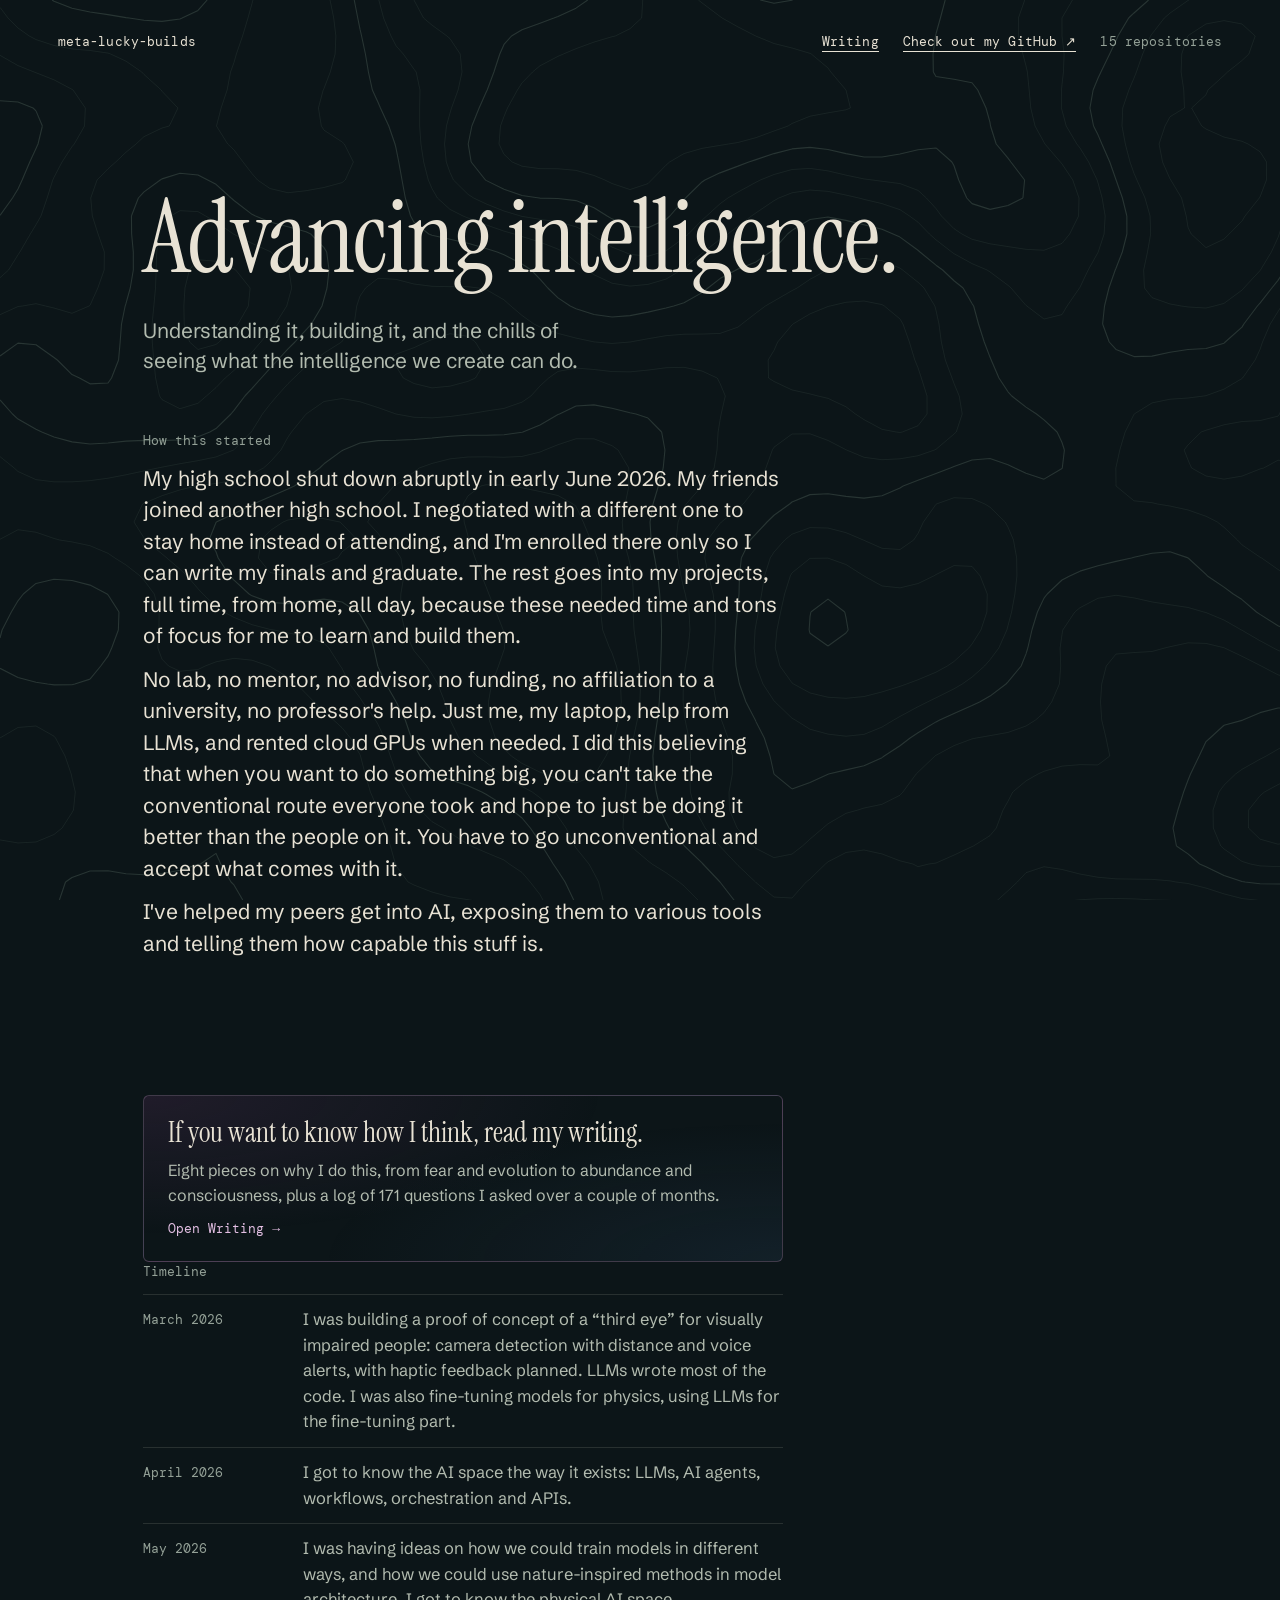
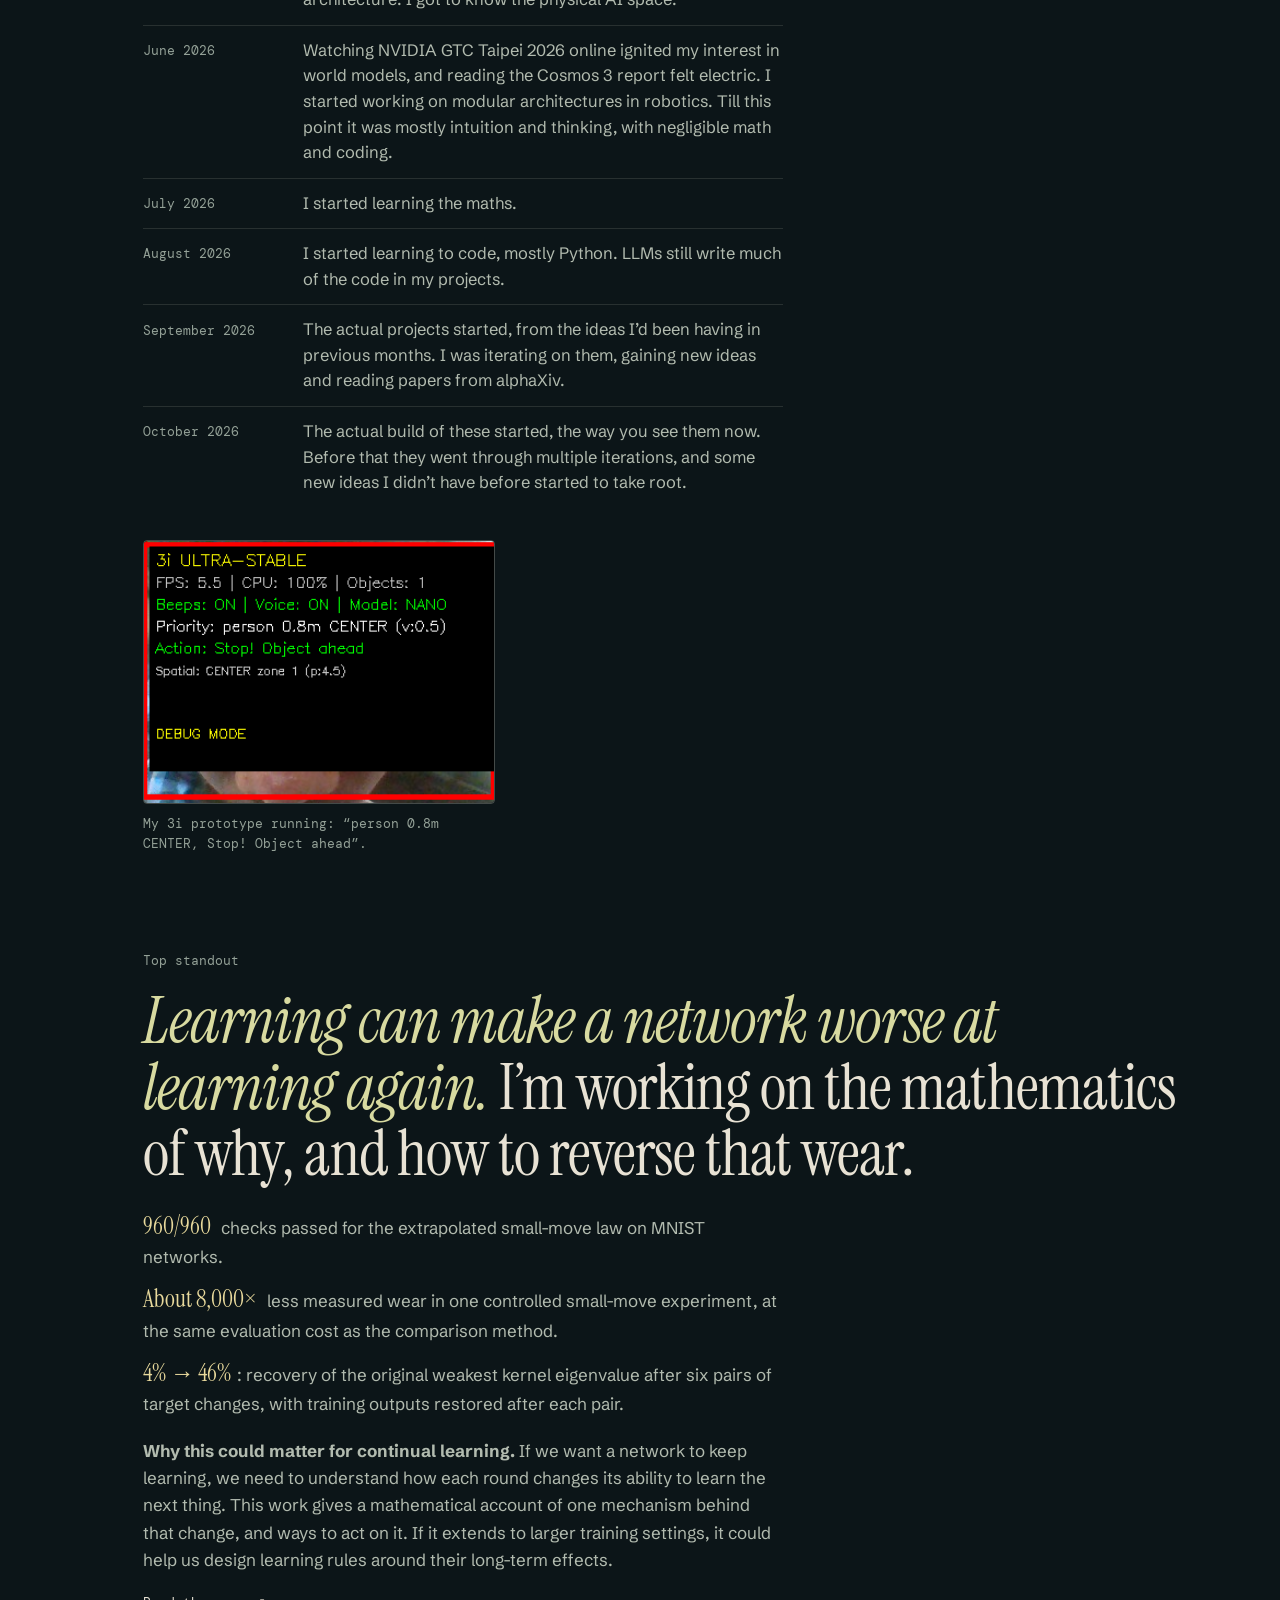
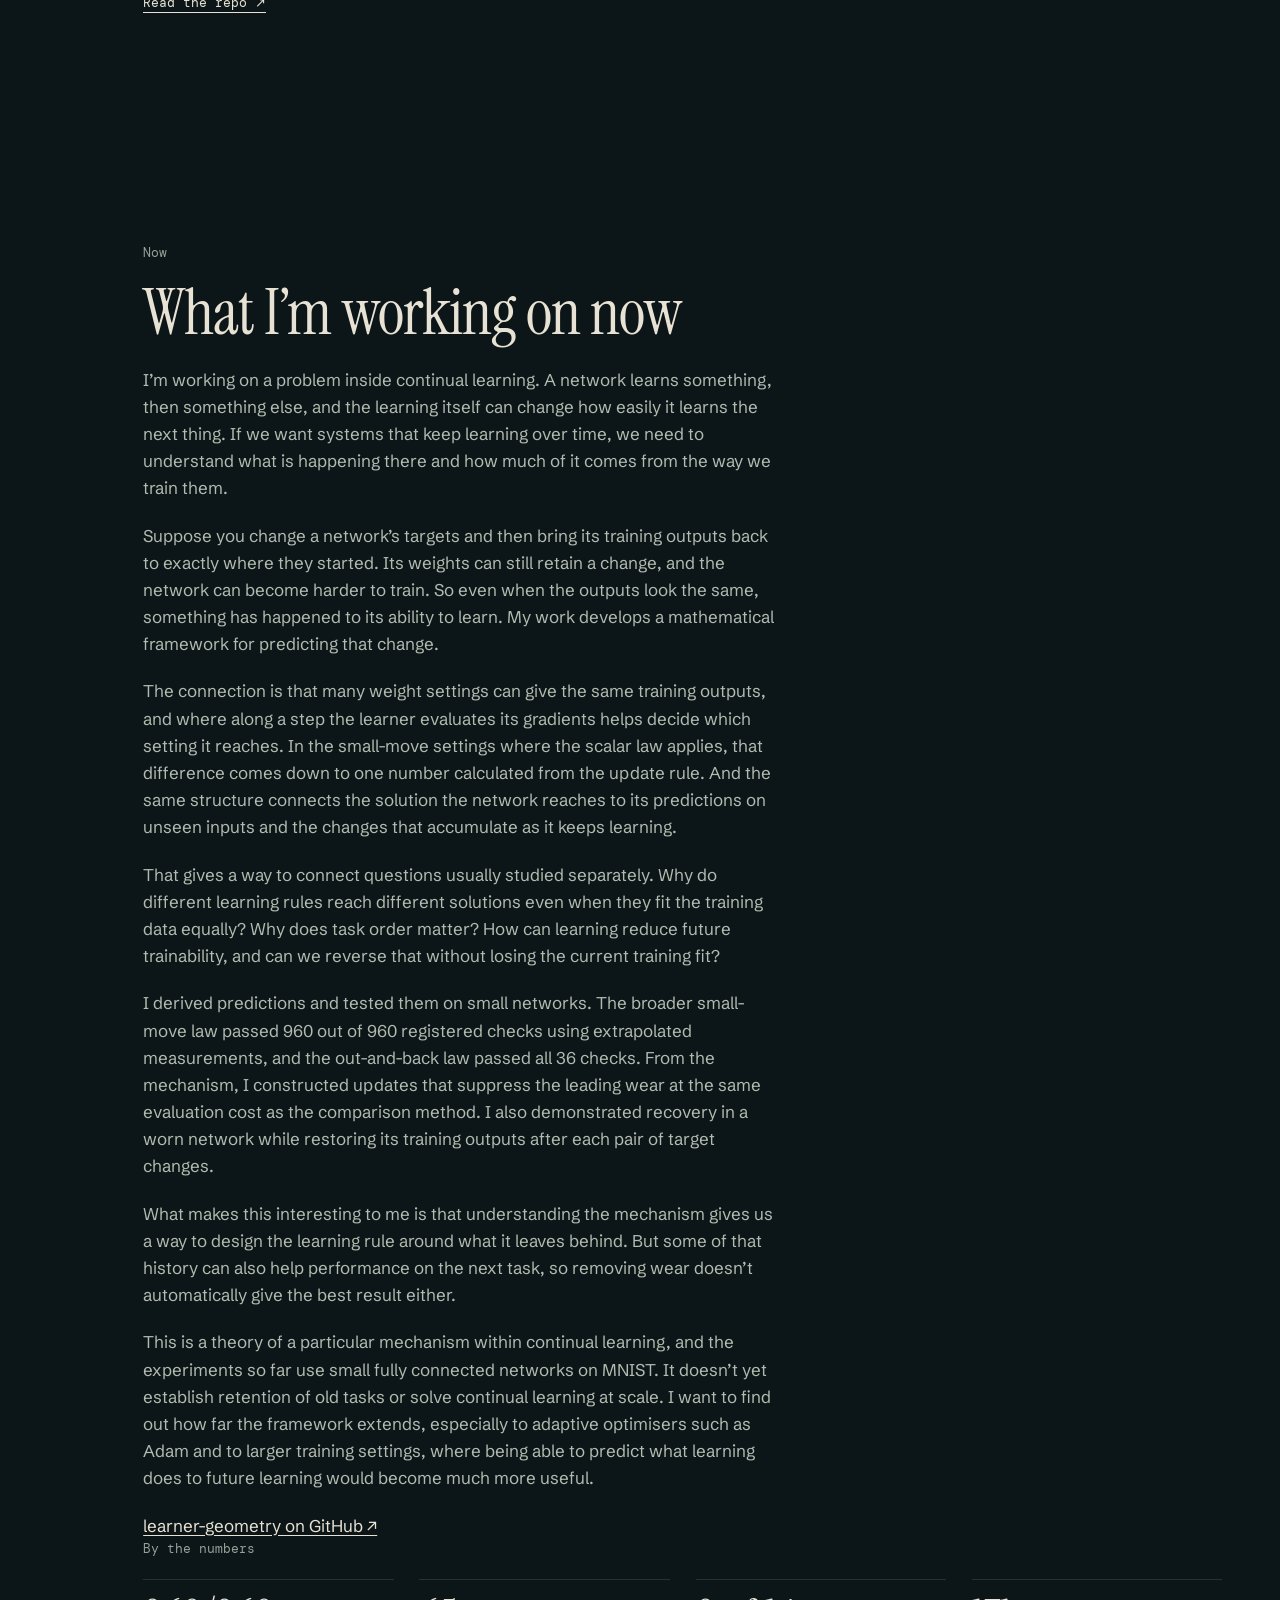
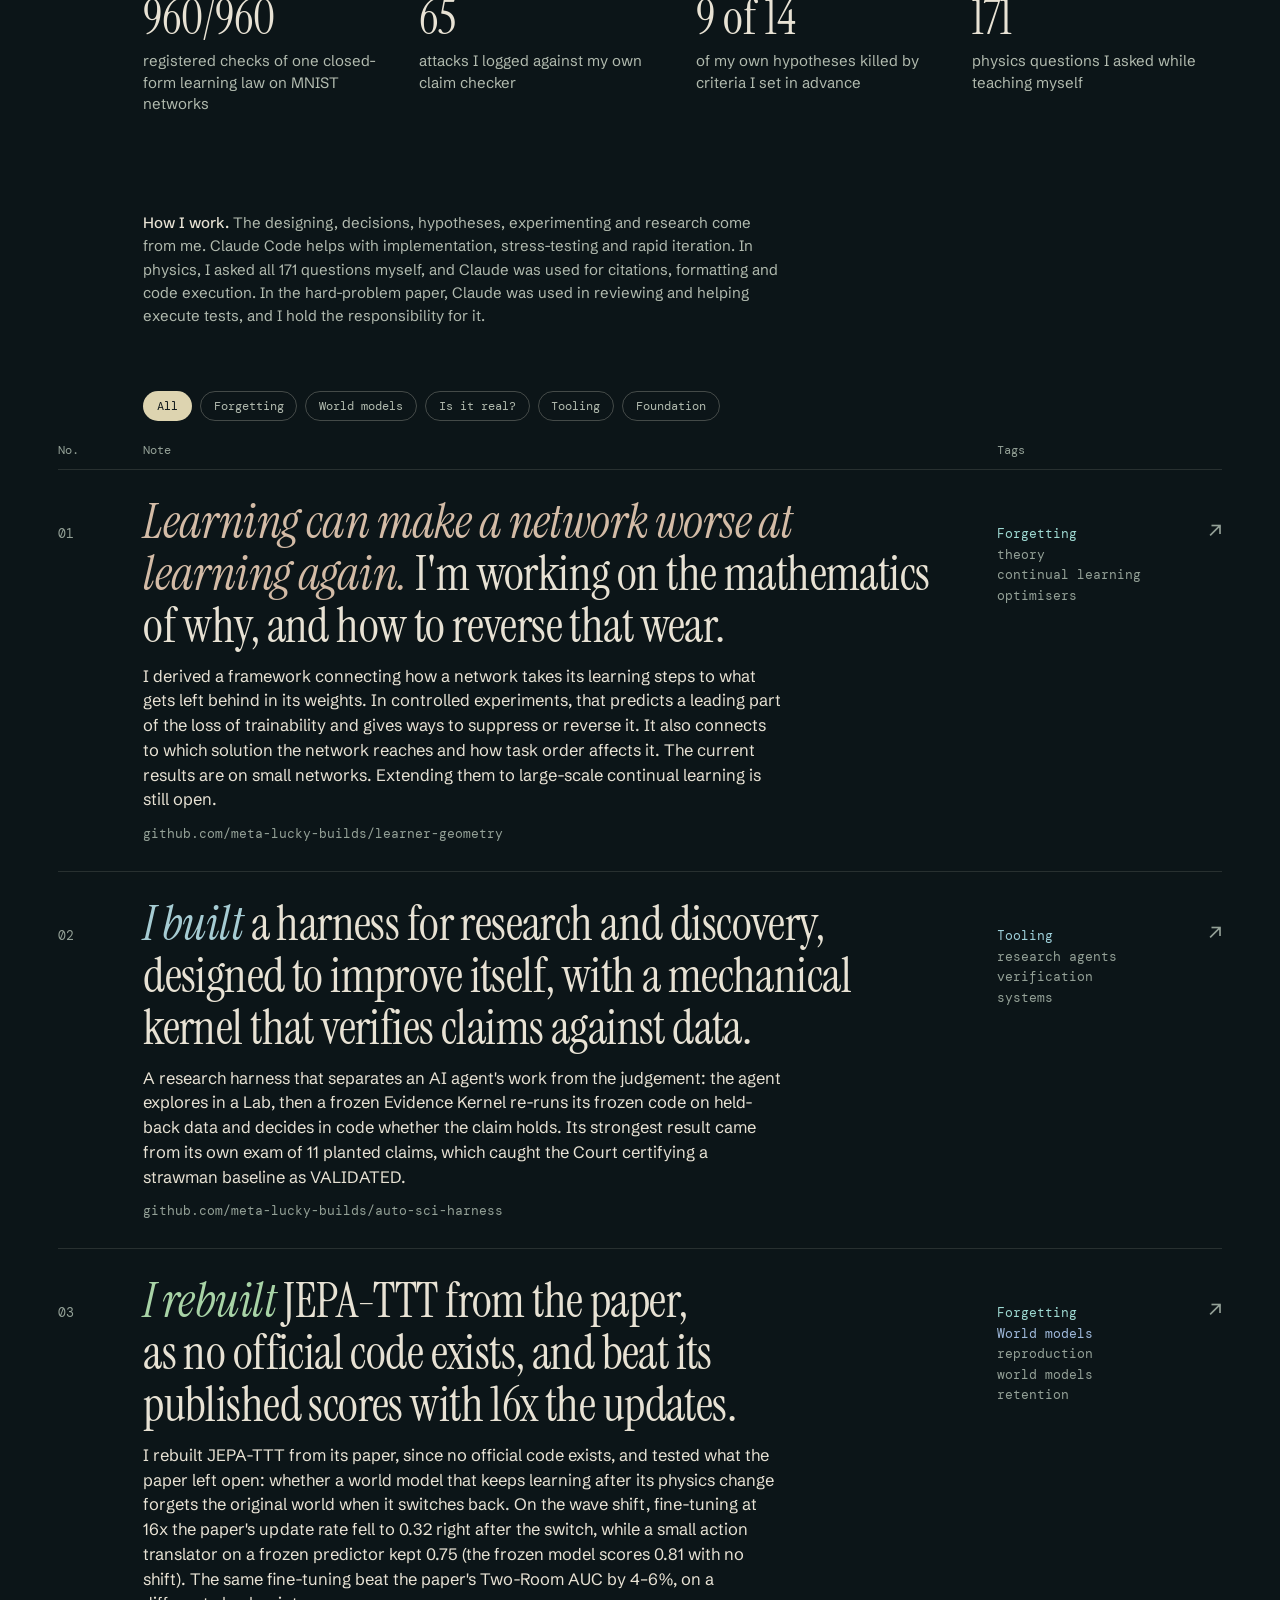
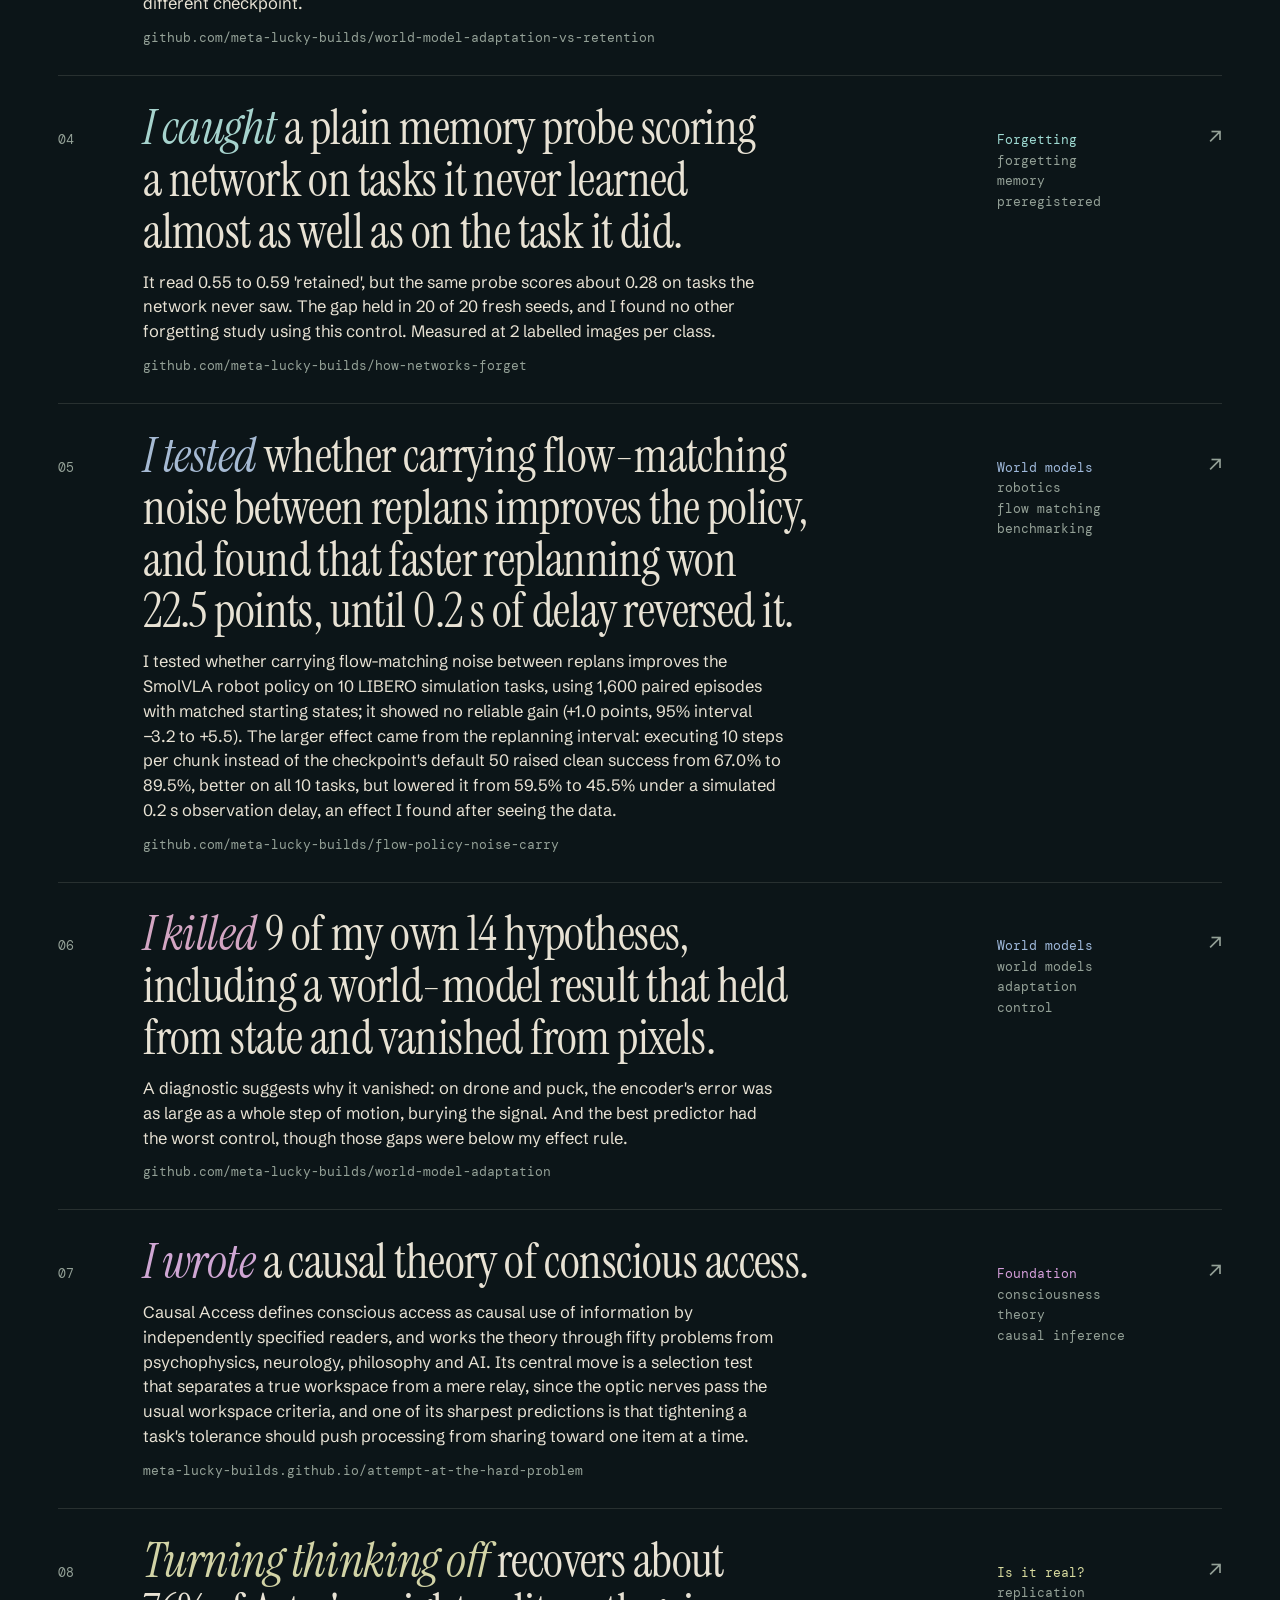
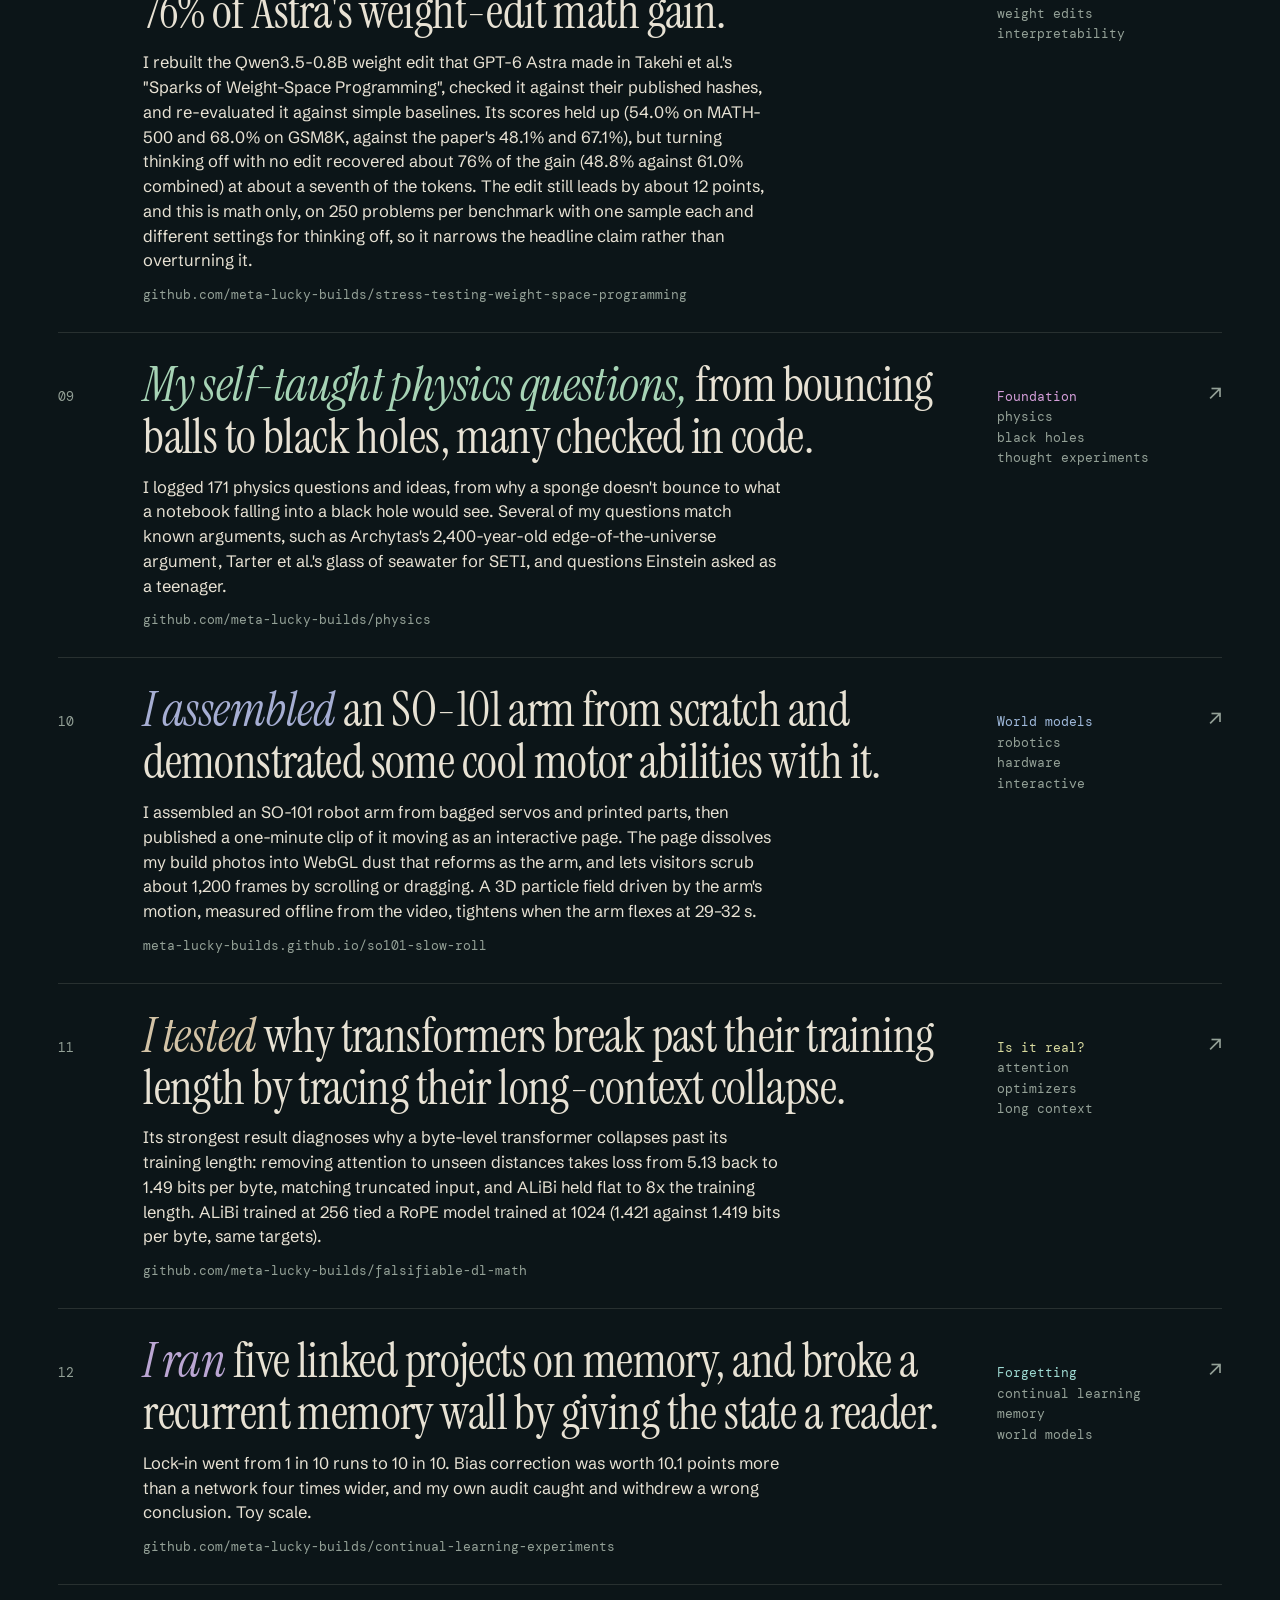
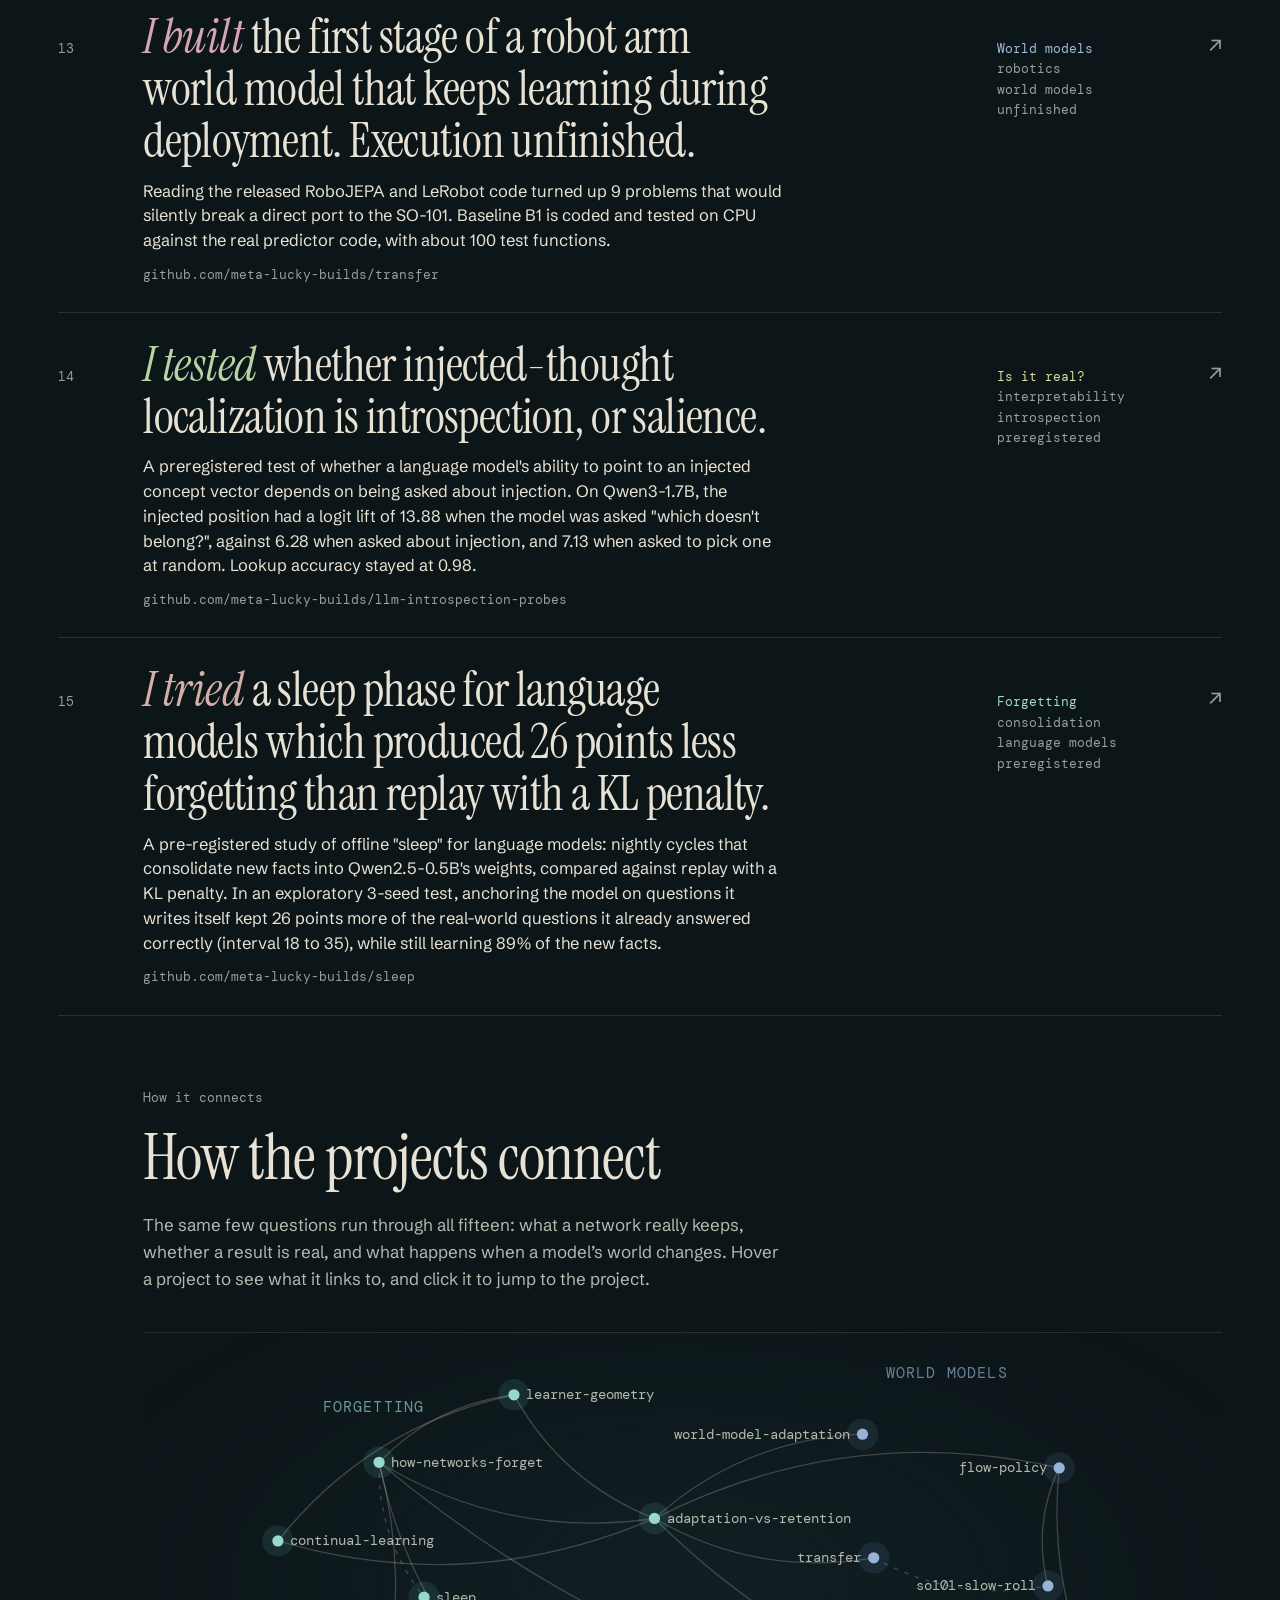
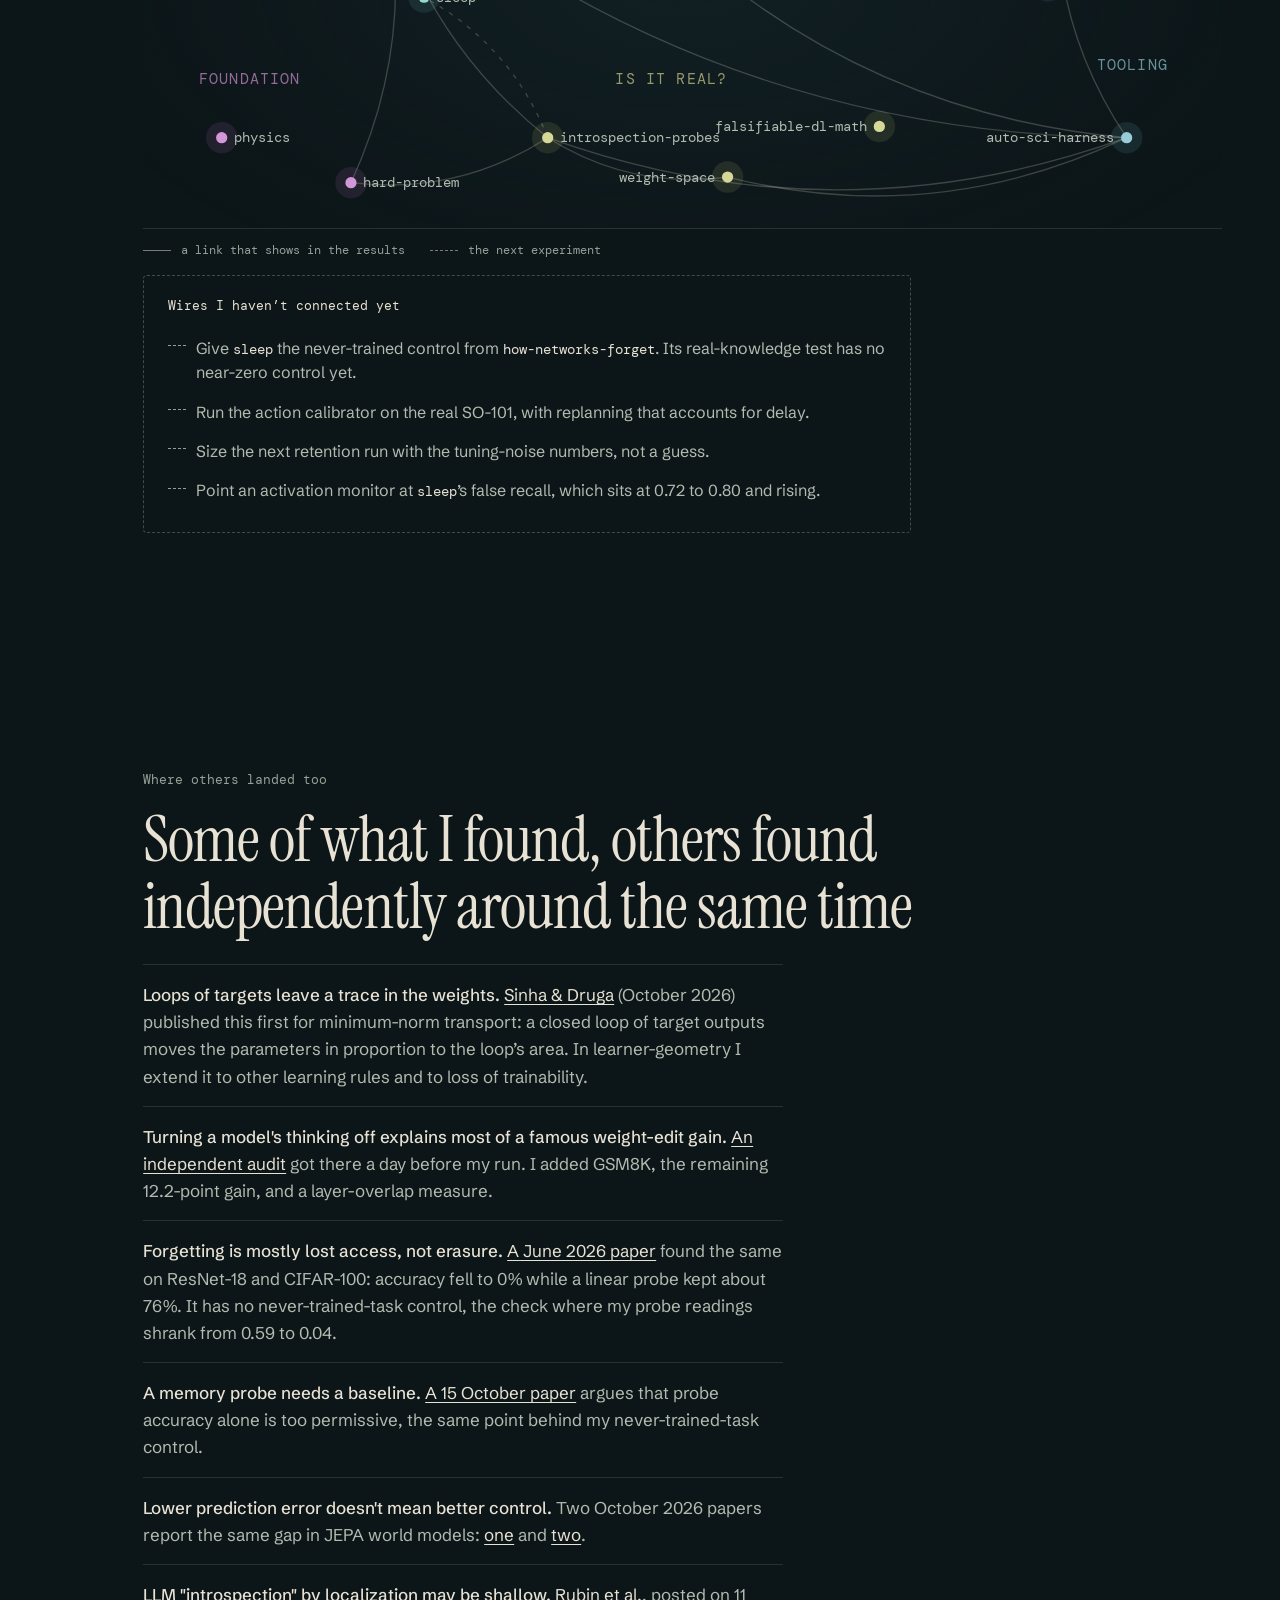
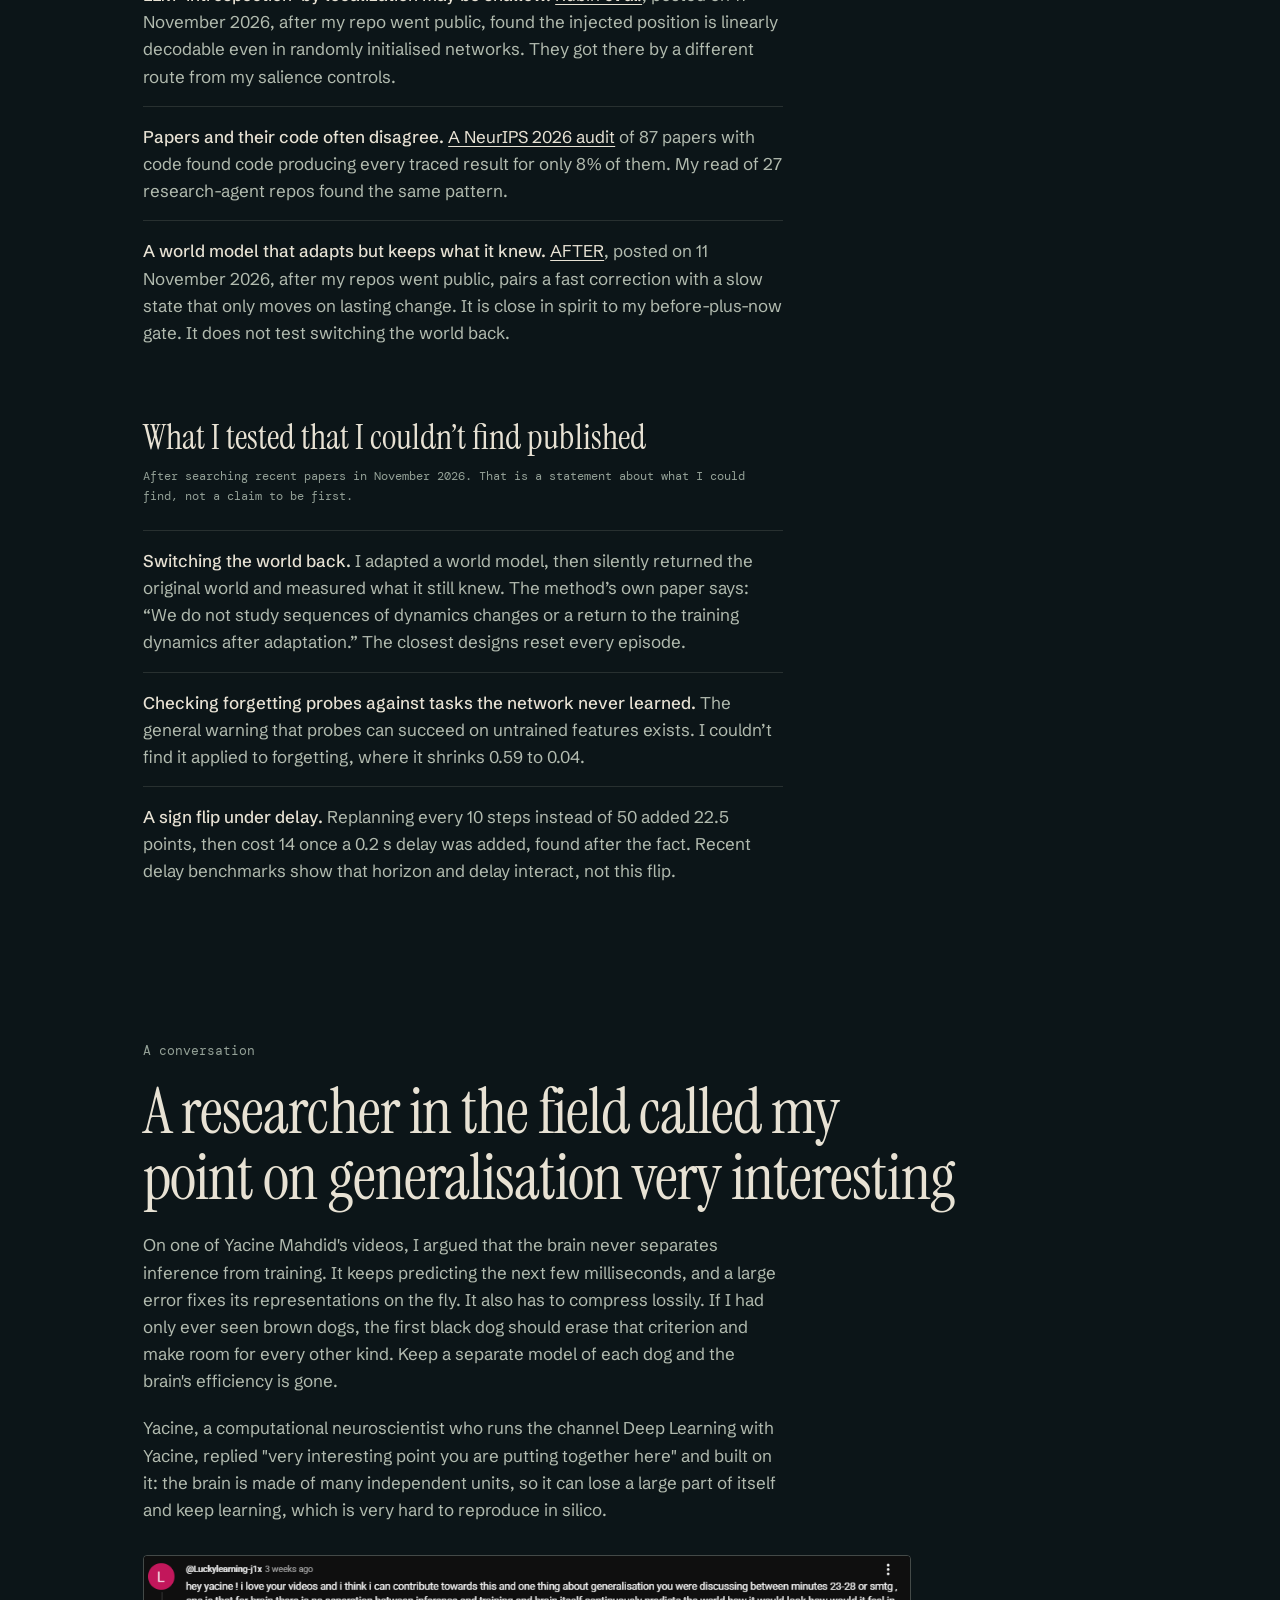
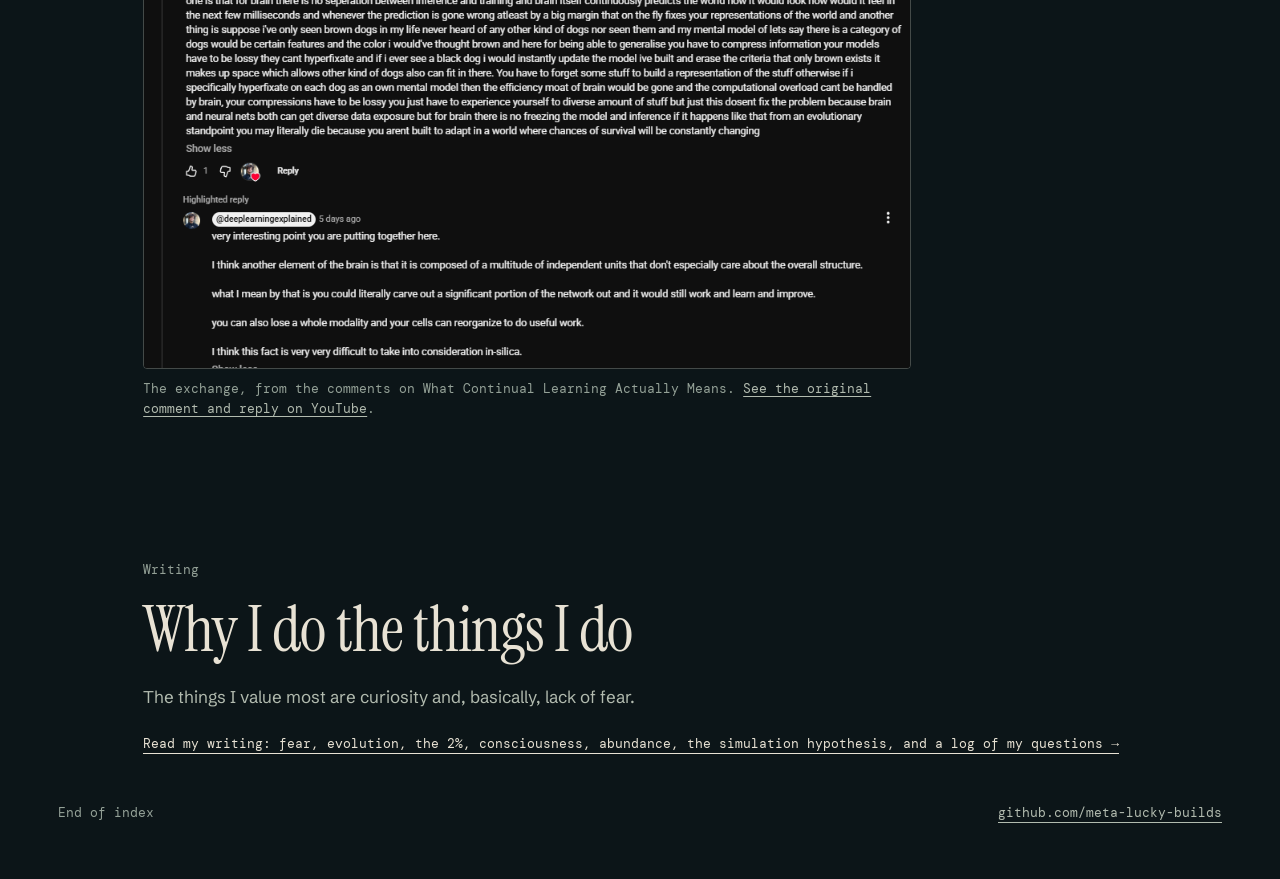
<file: index.html>
<!doctype html>
<html lang="en">
<head>
  <meta charset="utf-8">
  <meta name="viewport" content="width=device-width, initial-scale=1">
  <title>meta-lucky-builds</title>
  <meta name="description" content="Fifteen research projects by meta-lucky-builds, each listed with what it actually showed or where it stands.">
  <meta name="theme-color" content="#0c1518">
  <meta name="color-scheme" content="dark">
  <link rel="icon" href="data:image/svg+xml,%3Csvg xmlns='http://www.w3.org/2000/svg' viewBox='0 0 32 32'%3E%3Crect width='32' height='32' rx='6' fill='%230c1518'/%3E%3Cg fill='none' stroke='%23e8e2d4' stroke-width='1.5'%3E%3Cellipse cx='16' cy='17' rx='11.5' ry='8.5' opacity='.45'/%3E%3Cellipse cx='16.5' cy='17.5' rx='7' ry='5' opacity='.7'/%3E%3Cellipse cx='17' cy='18' rx='2.5' ry='1.75'/%3E%3C/g%3E%3C/svg%3E">
  <link rel="preconnect" href="https://fonts.googleapis.com">
  <link rel="preconnect" href="https://fonts.gstatic.com" crossorigin>
  <link rel="stylesheet" href="https://fonts.googleapis.com/css2?family=DM+Mono&family=Instrument+Serif:ital@0;1&family=Schibsted+Grotesk:wght@400;500&display=swap">
  <link rel="stylesheet" href="styles.css">
  <script src="data.js" defer></script>
  <script src="field.js" defer></script>
  <script src="ui.js" defer></script>
  <script src="connect.js" defer></script>
</head>
<body>
  <canvas id="field" aria-hidden="true"></canvas>

  <div class="page">
    <header class="masthead">
      <div class="masthead__bar">
        <a class="masthead__name" href="https://github.com/meta-lucky-builds" target="_blank" rel="noopener">meta-lucky-builds</a>
        <span class="masthead__meta">
          <a class="masthead__why" href="writing.html">Writing</a>
          <a class="masthead__why" href="https://github.com/meta-lucky-builds" target="_blank" rel="noopener">Check out my GitHub <span aria-hidden="true">&#8599;</span></a>
          <span class="masthead__count"><span id="project-count"></span> repositories</span>
        </span>
      </div>
      <h1 class="masthead__title">Advancing intelligence.</h1>
      <p class="masthead__line">Understanding it, building it, and the chills of seeing what the intelligence we create can do.</p>
    </header>

    <main>
      <section class="origin" aria-labelledby="origin-title">
        <p class="section-label" id="origin-title">How this started</p>
        <div class="origin__body">
          <p>My high school shut down abruptly in early June 2026. My friends joined another high school. I negotiated with a different one to stay home instead of attending, and I'm enrolled there only so I can write my finals and graduate. The rest goes into my projects, full time, from home, all day, because these needed time and tons of focus for me to learn and build them.</p>
          <p>No lab, no mentor, no advisor, no funding, no affiliation to a university, no professor's help. Just me, my laptop, help from LLMs, and rented cloud GPUs when needed. I did this believing that when you want to do something big, you can't take the conventional route everyone took and hope to just be doing it better than the people on it. You have to go unconventional and accept what comes with it.</p>
          <p>I've helped my peers get into AI, exposing them to various tools and telling them how capable this stuff is.</p>
        </div>
      </section>

      <aside class="readme-callout" aria-label="Read my writing">
        <a class="readme-callout__link" href="writing.html">
          <span class="readme-callout__title">If you want to know how I think, read my writing.</span>
          <span class="readme-callout__text">Eight pieces on why I do this, from fear and evolution to abundance and consciousness, plus a log of 171 questions I asked over a couple of months.</span>
          <span class="readme-callout__go">Open Writing <span aria-hidden="true">&rarr;</span></span>
        </a>
      </aside>

      <section class="origin timeline" aria-labelledby="timeline-title">
        <p class="section-label" id="timeline-title">Timeline</p>
        <div class="origin__body">
          <ol class="timeline__list">
          <li class="timeline__item"><span class="timeline__when">March 2026</span><span class="timeline__what">I was building a proof of concept of a &ldquo;third eye&rdquo; for visually impaired people: camera detection with distance and voice alerts, with haptic feedback planned. LLMs wrote most of the code. I was also fine-tuning models for physics, using LLMs for the fine-tuning part.</span></li>
          <li class="timeline__item"><span class="timeline__when">April 2026</span><span class="timeline__what">I got to know the AI space the way it exists: LLMs, AI agents, workflows, orchestration and APIs.</span></li>
          <li class="timeline__item"><span class="timeline__when">May 2026</span><span class="timeline__what">I was having ideas on how we could train models in different ways, and how we could use nature-inspired methods in model architecture. I got to know the physical AI space.</span></li>
          <li class="timeline__item"><span class="timeline__when">June 2026</span><span class="timeline__what">Watching NVIDIA GTC Taipei 2026 online ignited my interest in world models, and reading the Cosmos 3 report felt electric. I started working on modular architectures in robotics. Till this point it was mostly intuition and thinking, with negligible math and coding.</span></li>
          <li class="timeline__item"><span class="timeline__when">July 2026</span><span class="timeline__what">I started learning the maths.</span></li>
          <li class="timeline__item"><span class="timeline__when">August 2026</span><span class="timeline__what">I started learning to code, mostly Python. LLMs still write much of the code in my projects.</span></li>
          <li class="timeline__item"><span class="timeline__when">September 2026</span><span class="timeline__what">The actual projects started, from the ideas I&rsquo;d been having in previous months. I was iterating on them, gaining new ideas and reading papers from alphaXiv.</span></li>
          <li class="timeline__item"><span class="timeline__when">October 2026</span><span class="timeline__what">The actual build of these started, the way you see them now. Before that they went through multiple iterations, and some new ideas I didn&rsquo;t have before started to take root.</span></li>
          </ol>
          <figure class="exchange timeline__fig">
            <img src="images/3i-detect.png" width="320" height="240" loading="lazy" alt="Frame from the 3i Third Eye prototype: its status panel reads Priority: person 0.8m CENTER and Action: Stop! Object ahead, with a red box around the detected person.">
            <figcaption>My 3i prototype running: &ldquo;person 0.8m CENTER, Stop! Object ahead&rdquo;.</figcaption>
          </figure>
        </div>
      </section>

      <section class="standout" aria-labelledby="standout-title">
        <p class="section-label" id="standout-title">Top standout</p>
        <div class="standout__body">
          <h2 class="standout__headline"><em>Learning can make a network worse at learning again.</em> I&rsquo;m working on the mathematics of why, and how to reverse that wear.</h2>
          <ul class="standout__numbers">
            <li><strong>960/960</strong> checks passed for the extrapolated small-move law on MNIST networks.</li>
            <li><strong>About 8,000&times;</strong> less measured wear in one controlled small-move experiment, at the same evaluation cost as the comparison method.</li>
            <li><strong>4% &rarr; 46%</strong>: recovery of the original weakest kernel eigenvalue after six pairs of target changes, with training outputs restored after each pair.</li>
          </ul>
          <p><strong>Why this could matter for continual learning.</strong> If we want a network to keep learning, we need to understand how each round changes its ability to learn the next thing. This work gives a mathematical account of one mechanism behind that change, and ways to act on it. If it extends to larger training settings, it could help us design learning rules around their long-term effects.</p>
          <a class="standout__link" href="https://github.com/meta-lucky-builds/learner-geometry" target="_blank" rel="noopener">Read the repo <span aria-hidden="true">&#8599;</span></a>
        </div>
      </section>

      <section class="why" id="now" aria-labelledby="now-title">
        <p class="section-label">Now</p>
        <div class="why__body">
          <h2 class="why__title" id="now-title">What I&rsquo;m working on now</h2>
          <p>I’m working on a problem inside continual learning. A network learns something, then something else, and the learning itself can change how easily it learns the next thing. If we want systems that keep learning over time, we need to understand what is happening there and how much of it comes from the way we train them.</p>
          <p>Suppose you change a network’s targets and then bring its training outputs back to exactly where they started. Its weights can still retain a change, and the network can become harder to train. So even when the outputs look the same, something has happened to its ability to learn. My work develops a mathematical framework for predicting that change.</p>
          <p>The connection is that many weight settings can give the same training outputs, and where along a step the learner evaluates its gradients helps decide which setting it reaches. In the small-move settings where the scalar law applies, that difference comes down to one number calculated from the update rule. And the same structure connects the solution the network reaches to its predictions on unseen inputs and the changes that accumulate as it keeps learning.</p>
          <p>That gives a way to connect questions usually studied separately. Why do different learning rules reach different solutions even when they fit the training data equally? Why does task order matter? How can learning reduce future trainability, and can we reverse that without losing the current training fit?</p>
          <p>I derived predictions and tested them on small networks. The broader small-move law passed 960 out of 960 registered checks using extrapolated measurements, and the out-and-back law passed all 36 checks. From the mechanism, I constructed updates that suppress the leading wear at the same evaluation cost as the comparison method. I also demonstrated recovery in a worn network while restoring its training outputs after each pair of target changes.</p>
          <p>What makes this interesting to me is that understanding the mechanism gives us a way to design the learning rule around what it leaves behind. But some of that history can also help performance on the next task, so removing wear doesn’t automatically give the best result either.</p>
          <p>This is a theory of a particular mechanism within continual learning, and the experiments so far use small fully connected networks on MNIST. It doesn’t yet establish retention of old tasks or solve continual learning at scale. I want to find out how far the framework extends, especially to adaptive optimisers such as Adam and to larger training settings, where being able to predict what learning does to future learning would become much more useful.</p>
          <p><a href="https://github.com/meta-lucky-builds/learner-geometry" target="_blank" rel="noopener">learner-geometry on GitHub &#8599;</a></p>
        </div>
      </section>


      <section class="metrics" aria-labelledby="metrics-title">
        <p class="section-label" id="metrics-title">By the numbers</p>
        <dl class="metrics__grid">
          <div class="metrics__item"><dt>960/960</dt><dd>registered checks of one closed-form learning law on MNIST networks</dd></div>
          <div class="metrics__item"><dt>65</dt><dd>attacks I logged against my own claim checker</dd></div>
          <div class="metrics__item"><dt>9 of 14</dt><dd>of my own hypotheses killed by criteria I set in advance</dd></div>
          <div class="metrics__item"><dt>171</dt><dd>physics questions I asked while teaching myself</dd></div>
        </dl>
      </section>

      <p class="build-note"><strong>How I work.</strong> The designing, decisions, hypotheses, experimenting and research come from me. Claude Code helps with implementation, stress-testing and rapid iteration. In physics, I asked all 171 questions myself, and Claude was used for citations, formatting and code execution. In the hard-problem paper, Claude was used in reviewing and helping execute tests, and I hold the responsibility for it.</p>

      <noscript>
        <p class="noscript">This index is drawn with JavaScript. Every repository is on <a href="https://github.com/meta-lucky-builds">github.com/meta-lucky-builds</a>.</p>
      </noscript>
      <div class="index-head" aria-hidden="true">
        <span>No.</span>
        <span>Note</span>
        <span>Tags</span>
      </div>
      <ol id="projects" role="list" aria-label="Projects"></ol>

      <section class="connect" id="connect" aria-labelledby="connect-title">
        <p class="section-label">How it connects</p>
        <div class="connect__body">
          <h2 class="why__title" id="connect-title">How the projects connect</h2>
          <p class="connect__intro">The same few questions run through all fifteen: what a network really keeps, whether a result is real, and what happens when a model&rsquo;s world changes. Hover a project to see what it links to, and click it to jump to the project.</p>

          <div class="connect__map-wrap">
            <svg class="connect__map" id="connect-map" viewBox="0 0 960 440" role="img" aria-label="Map of the fifteen repositories in four threads, with lines where a result in one connects to another."></svg>
          </div>
          <p class="connect__legend"><span class="connect__key connect__key--solid"></span>a link that shows in the results <span class="connect__key connect__key--dashed"></span>the next experiment</p>

          <div class="connect__next" data-finding="next" tabindex="0">
            <p class="connect__next-title">Wires I haven&rsquo;t connected yet</p>
            <ul class="connect__next-list">
              <li>Give <em>sleep</em> the never-trained control from <em>how-networks-forget</em>. Its real-knowledge test has no near-zero control yet.</li>
              <li>Run the action calibrator on the real SO-101, with replanning that accounts for delay.</li>
              <li>Size the next retention run with the tuning-noise numbers, not a guess.</li>
              <li>Point an activation monitor at <em>sleep</em>&rsquo;s false recall, which sits at 0.72 to 0.80 and rising.</li>
            </ul>
          </div>
        </div>
      </section>

      <section class="why landed" id="landed" aria-labelledby="landed-title">
        <p class="section-label">Where others landed too</p>
        <div class="why__body">
          <h2 class="why__title" id="landed-title">Some of what I found, others found independently around the same time</h2>
          <ul class="landed__list">
            <li><strong>Loops of targets leave a trace in the weights.</strong> <a href="https://arxiv.org/abs/2610.07253" target="_blank" rel="noopener">Sinha &amp; Druga</a> (October 2026) published this first for minimum-norm transport: a closed loop of target outputs moves the parameters in proportion to the loop&rsquo;s area. In learner-geometry I extend it to other learning rules and to loss of trainability.</li>
            <li><strong>Turning a model's thinking off explains most of a famous weight-edit gain.</strong> <a href="https://carlostoledo.co/reports/weight-space-programming.html" target="_blank" rel="noopener">An independent audit</a> got there a day before my run. I added GSM8K, the remaining 12.2-point gain, and a layer-overlap measure.</li>
            <li><strong>Forgetting is mostly lost access, not erasure.</strong> <a href="https://arxiv.org/abs/2606.06032" target="_blank" rel="noopener">A June 2026 paper</a> found the same on ResNet-18 and CIFAR-100: accuracy fell to 0% while a linear probe kept about 76%. It has no never-trained-task control, the check where my probe readings shrank from 0.59 to 0.04.</li>
            <li><strong>A memory probe needs a baseline.</strong> <a href="https://arxiv.org/abs/2610.22655" target="_blank" rel="noopener">A 15 October paper</a> argues that probe accuracy alone is too permissive, the same point behind my never-trained-task control.</li>
            <li><strong>Lower prediction error doesn't mean better control.</strong> Two October 2026 papers report the same gap in JEPA world models: <a href="https://arxiv.org/abs/2610.19375" target="_blank" rel="noopener">one</a> and <a href="https://arxiv.org/abs/2610.35636" target="_blank" rel="noopener">two</a>.</li>
            <li><strong>LLM "introspection" by localization may be shallow.</strong> <a href="https://arxiv.org/abs/2611.15267" target="_blank" rel="noopener">Rubin et al.</a>, posted on 11 November 2026, after my repo went public, found the injected position is linearly decodable even in randomly initialised networks. They got there by a different route from my salience controls.</li>
            <li><strong>Papers and their code often disagree.</strong> <a href="https://neurips.cc/virtual/2026/poster/157023" target="_blank" rel="noopener">A NeurIPS 2026 audit</a> of 87 papers with code found code producing every traced result for only 8% of them. My read of 27 research-agent repos found the same pattern.</li>
            <li><strong>A world model that adapts but keeps what it knew.</strong> <a href="https://arxiv.org/abs/2611.15215" target="_blank" rel="noopener">AFTER</a>, posted on 11 November 2026, after my repos went public, pairs a fast correction with a slow state that only moves on lasting change. It is close in spirit to my before-plus-now gate. It does not test switching the world back.</li>
          </ul>
          <h3 class="landed__sub">What I tested that I couldn&rsquo;t find published</h3>
          <p class="landed__note">After searching recent papers in November 2026. That is a statement about what I could find, not a claim to be first.</p>
          <ul class="landed__list">
            <li><strong>Switching the world back.</strong> I adapted a world model, then silently returned the original world and measured what it still knew. The method&rsquo;s own paper says: &ldquo;We do not study sequences of dynamics changes or a return to the training dynamics after adaptation.&rdquo; The closest designs reset every episode.</li>
            <li><strong>Checking forgetting probes against tasks the network never learned.</strong> The general warning that probes can succeed on untrained features exists. I couldn&rsquo;t find it applied to forgetting, where it shrinks 0.59 to 0.04.</li>
            <li><strong>A sign flip under delay.</strong> Replanning every 10 steps instead of 50 added 22.5 points, then cost 14 once a 0.2 s delay was added, found after the fact. Recent delay benchmarks show that horizon and delay interact, not this flip.</li>
          </ul>
        </div>
      </section>

      <section class="why" id="generalisation" aria-labelledby="generalisation-title">
        <p class="section-label">A conversation</p>
        <div class="why__body">
          <h2 class="why__title" id="generalisation-title">A researcher in the field called my point on generalisation very interesting</h2>

          <p>On one of Yacine Mahdid's videos, I argued that the brain never separates inference from training. It keeps predicting the next few milliseconds, and a large error fixes its representations on the fly. It also has to compress lossily. If I had only ever seen brown dogs, the first black dog should erase that criterion and make room for every other kind. Keep a separate model of each dog and the brain's efficiency is gone.</p>
          <p>Yacine, a computational neuroscientist who runs the channel Deep Learning with Yacine, replied "very interesting point you are putting together here" and built on it: the brain is made of many independent units, so it can lose a large part of itself and keep learning, which is very hard to reproduce in silico.</p>

          <figure class="exchange">
            <img src="images/yacine-reply.png" width="955" height="513" loading="lazy" alt="YouTube comment by Luckylearning arguing that the brain has no separation between inference and training and must compress lossily, with a highlighted reply from deeplearningexplained beginning: very interesting point you are putting together here.">
            <figcaption>The exchange, from the comments on What Continual Learning Actually Means. <a href="https://www.youtube.com/watch?v=loXZk5uYWLE&amp;lc=UgxizNQGIPWgTTSXVyp4AaABAg.AbtLoNZMLV3AcaoKbyh46f" target="_blank" rel="noopener">See the original comment and reply on YouTube</a>.</figcaption>
          </figure>
        </div>
      </section>

      <section class="why why--teaser" id="why" aria-labelledby="why-title">
        <p class="section-label">Writing</p>
        <div class="why__body">
          <h2 class="why__title" id="why-title">Why I do the things I do</h2>
          <p>The things I value most are curiosity and, basically, lack of fear.</p>
          <a class="standout__link" href="writing.html">Read my writing: fear, evolution, the 2%, consciousness, abundance, the simulation hypothesis, and a log of my questions <span aria-hidden="true">&rarr;</span></a>
        </div>
      </section>
    </main>

    <footer class="colophon">
      <span>End of index</span>
      <a class="colophon__link" href="https://github.com/meta-lucky-builds" target="_blank" rel="noopener">github.com/meta-lucky-builds</a>
    </footer>
  </div>

  <div id="cursor-tag" aria-hidden="true">Open</div>
</body>
</html>
</file>
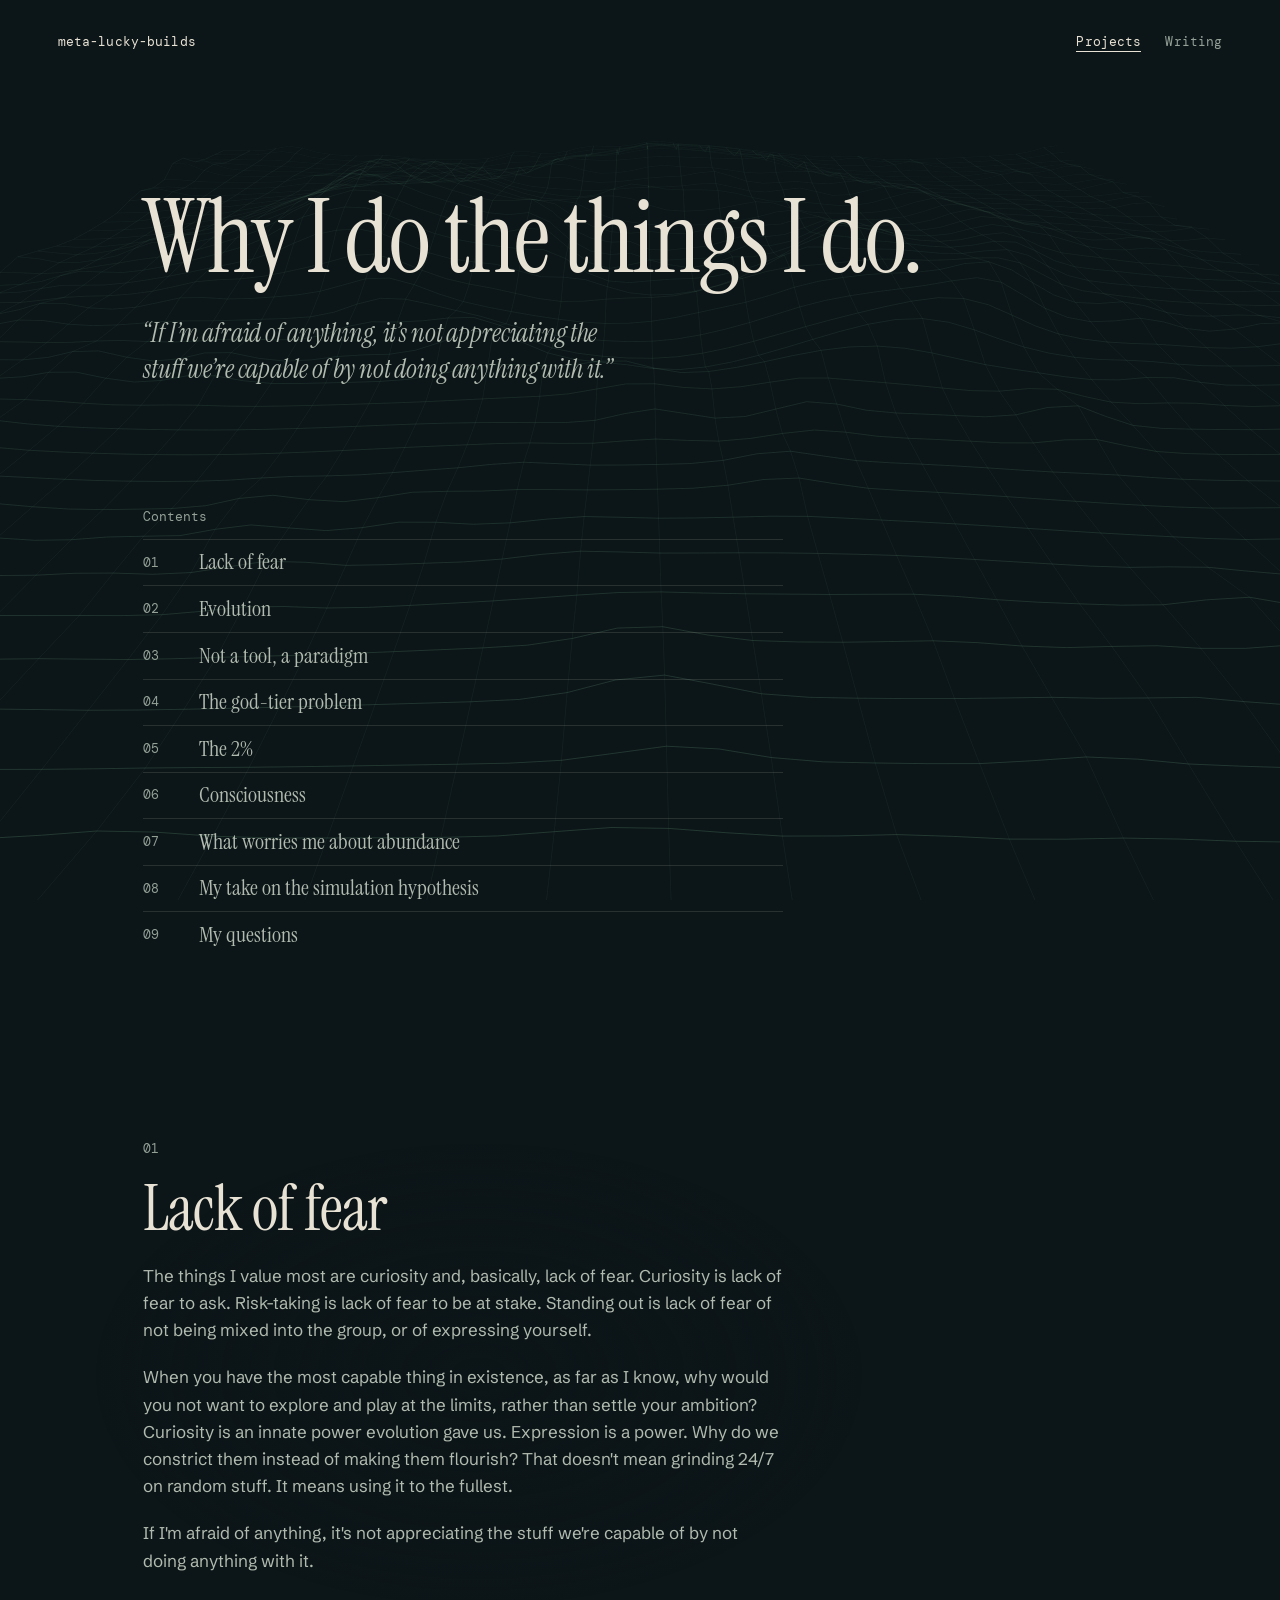
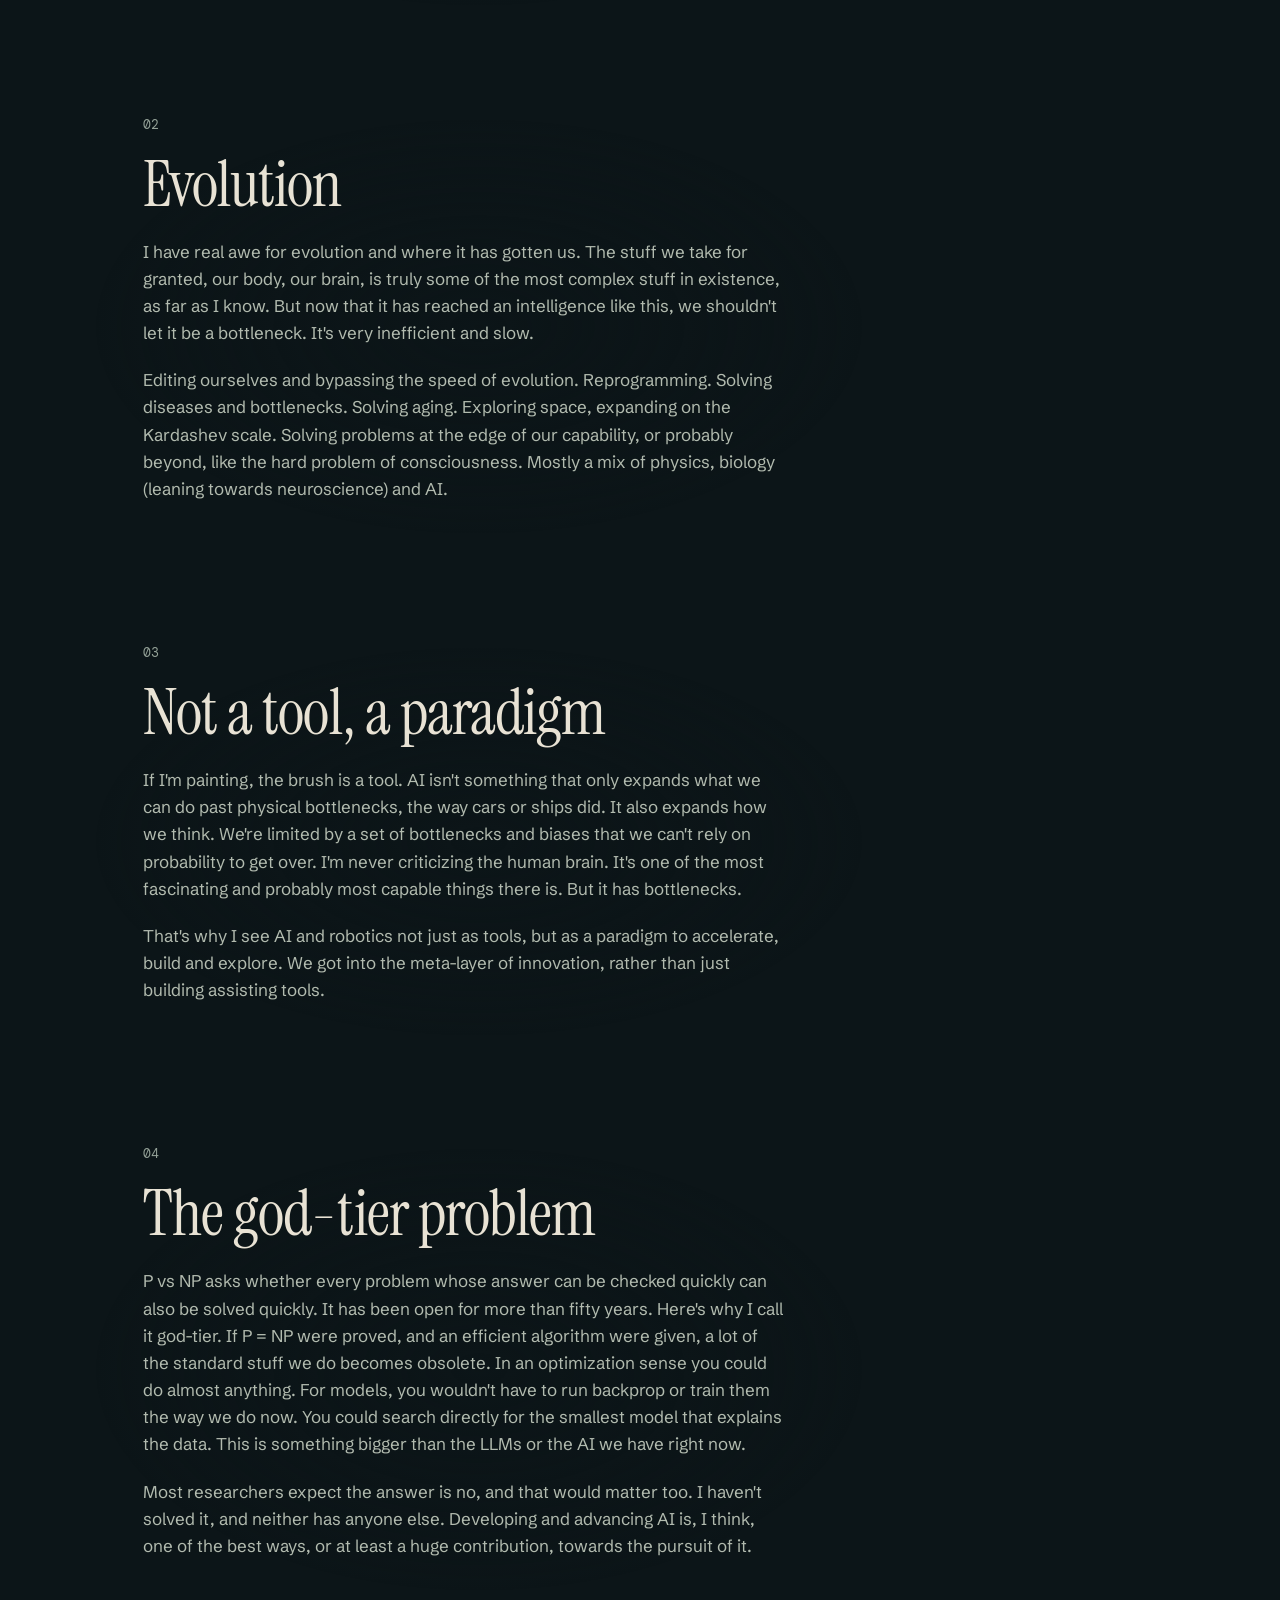
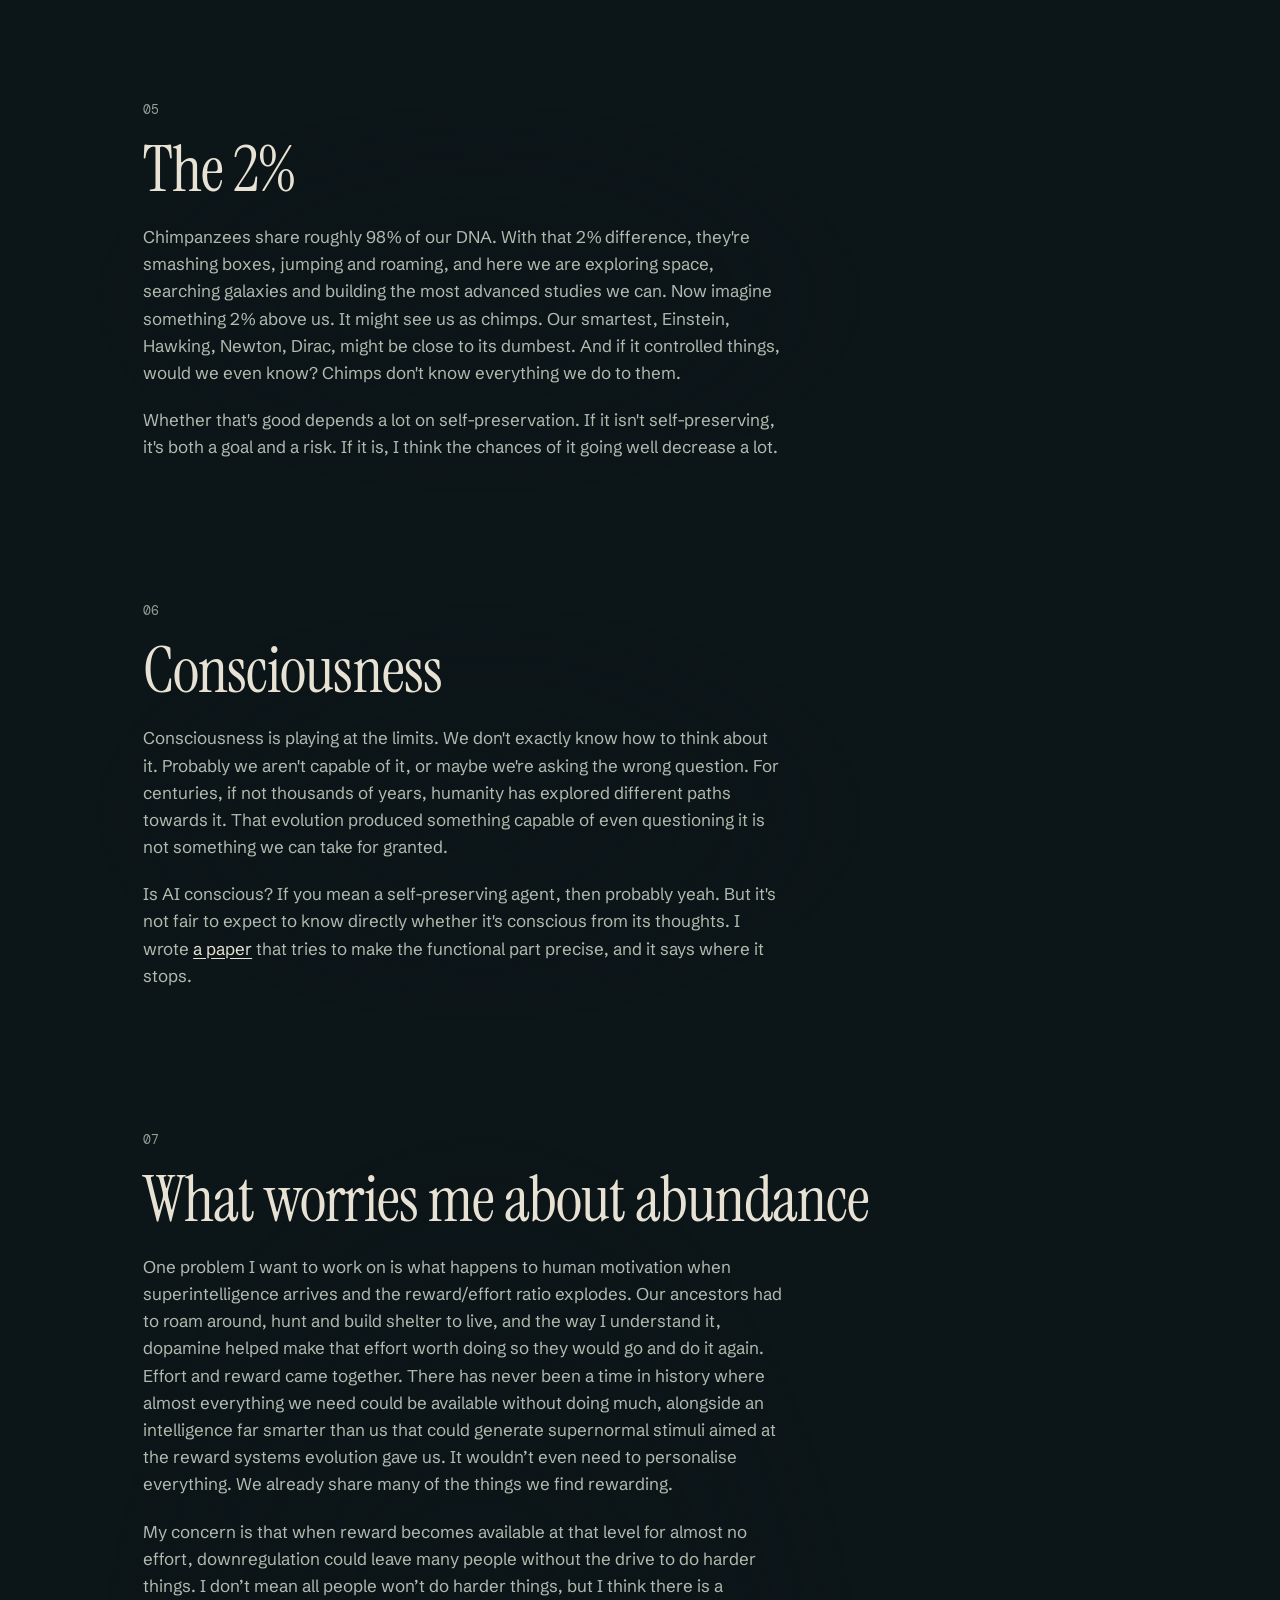
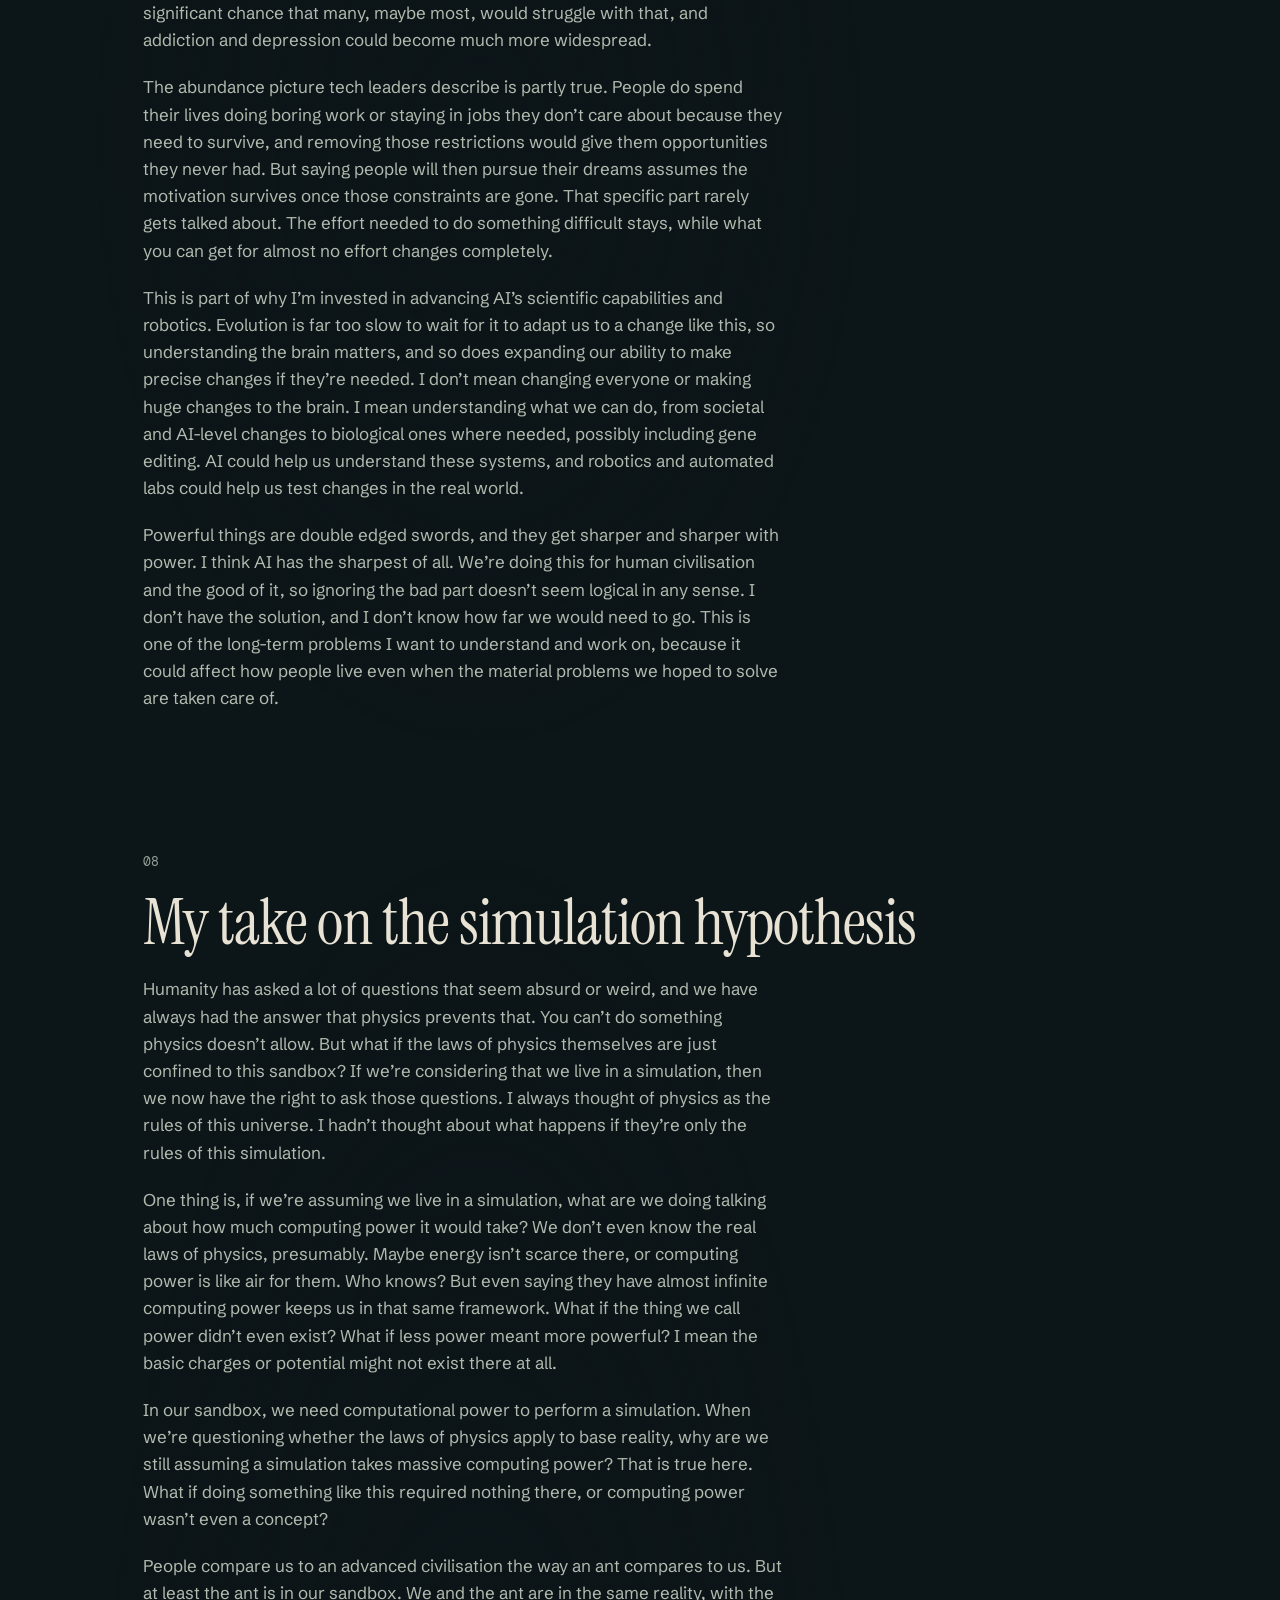
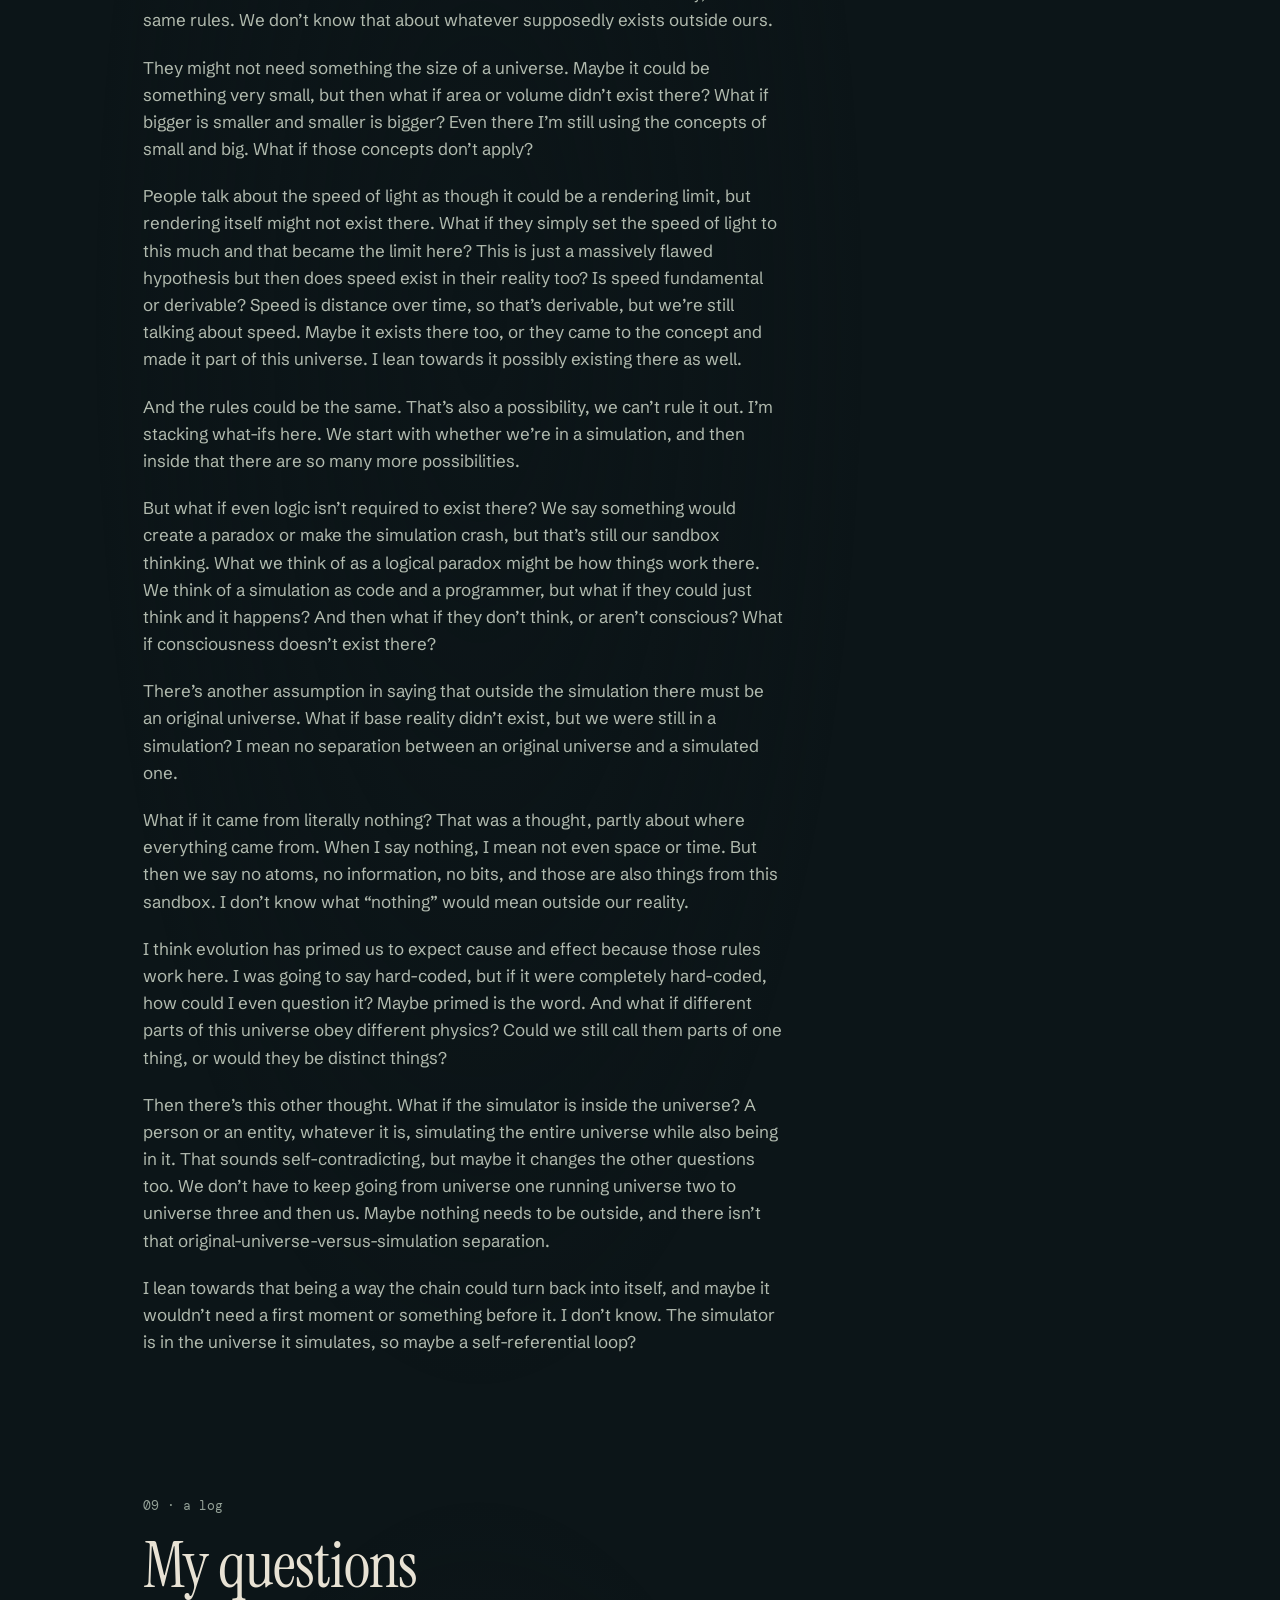
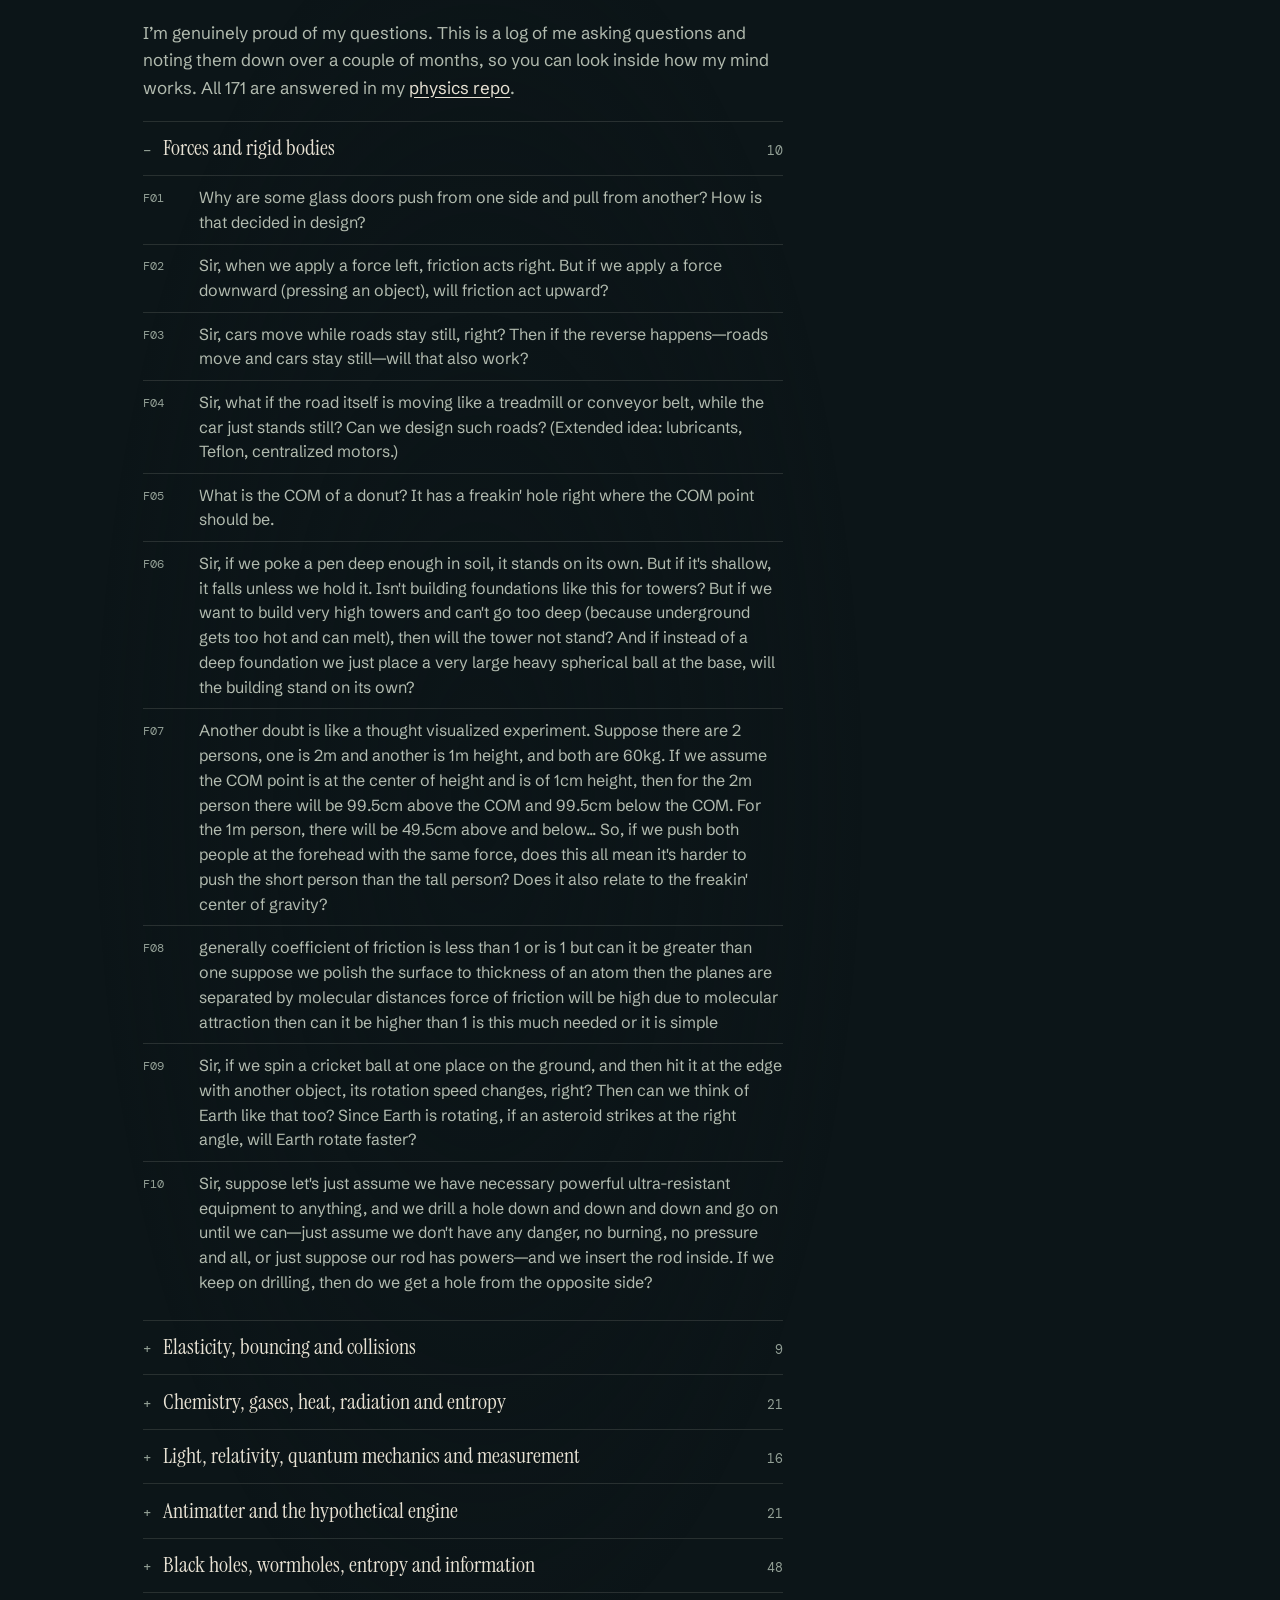
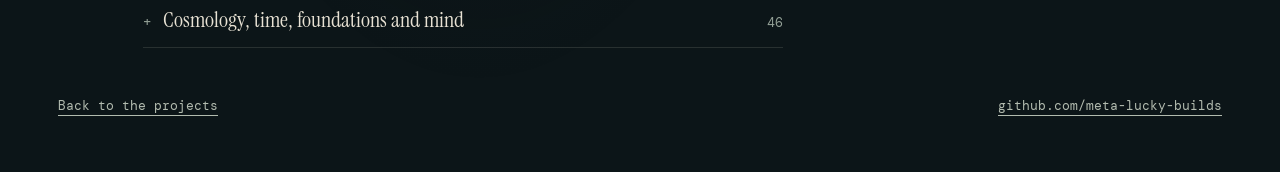
<file: writing.html>
<!doctype html>
<html lang="en">
<head>
  <meta charset="utf-8">
  <meta name="viewport" content="width=device-width, initial-scale=1">
  <title>Writing &middot; meta-lucky-builds</title>
  <meta name="description" content="Writing by meta-lucky-builds: why I do the things I do, and what I think about.">
  <meta name="theme-color" content="#0c1518">
  <meta name="color-scheme" content="dark">
  <link rel="icon" href="data:image/svg+xml,%3Csvg xmlns='http://www.w3.org/2000/svg' viewBox='0 0 32 32'%3E%3Crect width='32' height='32' rx='6' fill='%230c1518'/%3E%3Cg fill='none' stroke='%23e8e2d4' stroke-width='1.5'%3E%3Cellipse cx='16' cy='17' rx='11.5' ry='8.5' opacity='.45'/%3E%3Cellipse cx='16.5' cy='17.5' rx='7' ry='5' opacity='.7'/%3E%3Cellipse cx='17' cy='18' rx='2.5' ry='1.75'/%3E%3C/g%3E%3C/svg%3E">
  <link rel="preconnect" href="https://fonts.googleapis.com">
  <link rel="preconnect" href="https://fonts.gstatic.com" crossorigin>
  <link rel="stylesheet" href="https://fonts.googleapis.com/css2?family=DM+Mono&family=Instrument+Serif:ital@0;1&family=Schibsted+Grotesk:wght@400;500&display=swap">
  <link rel="stylesheet" href="styles.css">
  <script src="manifold.js" defer></script>
</head>
<body class="writing-page">
  <canvas id="manifold" aria-hidden="true"></canvas>

  <div class="page">
    <header class="masthead">
      <div class="masthead__bar">
        <a class="masthead__name" href="./">meta-lucky-builds</a>
        <span class="masthead__meta">
          <a class="masthead__why" href="./">Projects</a>
          <span class="masthead__count">Writing</span>
        </span>
      </div>
      <h1 class="masthead__title">Why I do the things I do.</h1>
      <p class="masthead__line writing__epigraph">&ldquo;If I&rsquo;m afraid of anything, it&rsquo;s not appreciating the stuff we&rsquo;re capable of by not doing anything with it.&rdquo;</p>
    </header>

    <main>
      <nav class="contents" aria-label="Contents">
        <p class="section-label">Contents</p>
        <ol class="contents__list">
          <li><a href="#fear"><span class="contents__no">01</span><span class="contents__title">Lack of fear</span></a></li>
          <li><a href="#evolution"><span class="contents__no">02</span><span class="contents__title">Evolution</span></a></li>
          <li><a href="#paradigm"><span class="contents__no">03</span><span class="contents__title">Not a tool, a paradigm</span></a></li>
          <li><a href="#god-tier"><span class="contents__no">04</span><span class="contents__title">The god-tier problem</span></a></li>
          <li><a href="#two-percent"><span class="contents__no">05</span><span class="contents__title">The 2%</span></a></li>
          <li><a href="#consciousness"><span class="contents__no">06</span><span class="contents__title">Consciousness</span></a></li>
          <li><a href="#abundance"><span class="contents__no">07</span><span class="contents__title">What worries me about abundance</span></a></li>
          <li><a href="#simulation"><span class="contents__no">08</span><span class="contents__title">My take on the simulation hypothesis</span></a></li>
          <li><a href="#questions"><span class="contents__no">09</span><span class="contents__title">My questions</span></a></li>
        </ol>
      </nav>

      <section class="why essay" id="fear" data-shape="peaks" data-note="open peaks to climb" aria-labelledby="fear-title">
        <p class="section-label">01</p>
        <div class="why__body">
          <h2 class="why__title" id="fear-title">Lack of fear</h2>
          <p>The things I value most are curiosity and, basically, lack of fear. Curiosity is lack of fear to ask. Risk-taking is lack of fear to be at stake. Standing out is lack of fear of not being mixed into the group, or of expressing yourself.</p>
          <p>When you have the most capable thing in existence, as far as I know, why would you not want to explore and play at the limits, rather than settle your ambition? Curiosity is an innate power evolution gave us. Expression is a power. Why do we constrict them instead of making them flourish? That doesn't mean grinding 24/7 on random stuff. It means using it to the fullest.</p>
          <p>If I'm afraid of anything, it's not appreciating the stuff we're capable of by not doing anything with it.</p>
        </div>
      </section>

      <section class="why essay" id="evolution" data-shape="terrain" data-note="slow ridges, rising" aria-labelledby="evolution-title">
        <p class="section-label">02</p>
        <div class="why__body">
          <h2 class="why__title" id="evolution-title">Evolution</h2>
          <p>I have real awe for evolution and where it has gotten us. The stuff we take for granted, our body, our brain, is truly some of the most complex stuff in existence, as far as I know. But now that it has reached an intelligence like this, we shouldn't let it be a bottleneck. It's very inefficient and slow.</p>
          <p>Editing ourselves and bypassing the speed of evolution. Reprogramming. Solving diseases and bottlenecks. Solving aging. Exploring space, expanding on the Kardashev scale. Solving problems at the edge of our capability, or probably beyond, like the hard problem of consciousness. Mostly a mix of physics, biology (leaning towards neuroscience) and AI.</p>
        </div>
      </section>

      <section class="why essay" id="paradigm" data-shape="terrace" data-note="a second layer lifting off the first" aria-labelledby="paradigm-title">
        <p class="section-label">03</p>
        <div class="why__body">
          <h2 class="why__title" id="paradigm-title">Not a tool, a paradigm</h2>
          <p>If I'm painting, the brush is a tool. AI isn't something that only expands what we can do past physical bottlenecks, the way cars or ships did. It also expands how we think. We're limited by a set of bottlenecks and biases that we can't rely on probability to get over. I'm never criticizing the human brain. It's one of the most fascinating and probably most capable things there is. But it has bottlenecks.</p>
          <p>That's why I see AI and robotics not just as tools, but as a paradigm to accelerate, build and explore. We got into the meta-layer of innovation, rather than just building assisting tools.</p>
        </div>
      </section>

      <section class="why essay" id="god-tier" data-shape="funnel" data-note="many local minima, one deep answer" aria-labelledby="god-tier-title">
        <p class="section-label">04</p>
        <div class="why__body">
          <h2 class="why__title" id="god-tier-title">The god-tier problem</h2>
          <p>P vs NP asks whether every problem whose answer can be checked quickly can also be solved quickly. It has been open for more than fifty years. Here's why I call it god-tier. If P = NP were proved, and an efficient algorithm were given, a lot of the standard stuff we do becomes obsolete. In an optimization sense you could do almost anything. For models, you wouldn't have to run backprop or train them the way we do now. You could search directly for the smallest model that explains the data. This is something bigger than the LLMs or the AI we have right now.</p>
          <p>Most researchers expect the answer is no, and that would matter too. I haven't solved it, and neither has anyone else. Developing and advancing AI is, I think, one of the best ways, or at least a huge contribution, towards the pursuit of it.</p>
        </div>
      </section>

      <section class="why essay" id="two-percent" data-shape="twin" data-note="two peaks, almost the same height" aria-labelledby="two-percent-title">
        <p class="section-label">05</p>
        <div class="why__body">
          <h2 class="why__title" id="two-percent-title">The 2%</h2>
          <p>Chimpanzees share roughly 98% of our DNA. With that 2% difference, they're smashing boxes, jumping and roaming, and here we are exploring space, searching galaxies and building the most advanced studies we can. Now imagine something 2% above us. It might see us as chimps. Our smartest, Einstein, Hawking, Newton, Dirac, might be close to its dumbest. And if it controlled things, would we even know? Chimps don't know everything we do to them.</p>
          <p>Whether that's good depends a lot on self-preservation. If it isn't self-preserving, it's both a goal and a risk. If it is, I think the chances of it going well decrease a lot.</p>
        </div>
      </section>

      <section class="why essay" id="consciousness" data-shape="fold" data-note="a surface folding back on itself" aria-labelledby="consciousness-title">
        <p class="section-label">06</p>
        <div class="why__body">
          <h2 class="why__title" id="consciousness-title">Consciousness</h2>
          <p>Consciousness is playing at the limits. We don't exactly know how to think about it. Probably we aren't capable of it, or maybe we're asking the wrong question. For centuries, if not thousands of years, humanity has explored different paths towards it. That evolution produced something capable of even questioning it is not something we can take for granted.</p>
          <p>Is AI conscious? If you mean a self-preserving agent, then probably yeah. But it's not fair to expect to know directly whether it's conscious from its thoughts. I wrote <a href="https://meta-lucky-builds.github.io/attempt-at-the-hard-problem/" target="_blank" rel="noopener">a paper</a> that tries to make the functional part precise, and it says where it stops.</p>
        </div>
      </section>

      <section class="why essay" id="abundance" data-shape="well" aria-labelledby="abundance-title">
        <p class="section-label">07</p>
        <div class="why__body">
          <h2 class="why__title" id="abundance-title">What worries me about abundance</h2>
          <p>One problem I want to work on is what happens to human motivation when superintelligence arrives and the reward/effort ratio explodes. Our ancestors had to roam around, hunt and build shelter to live, and the way I understand it, dopamine helped make that effort worth doing so they would go and do it again. Effort and reward came together. There has never been a time in history where almost everything we need could be available without doing much, alongside an intelligence far smarter than us that could generate supernormal stimuli aimed at the reward systems evolution gave us. It wouldn’t even need to personalise everything. We already share many of the things we find rewarding.</p>
          <p>My concern is that when reward becomes available at that level for almost no effort, downregulation could leave many people without the drive to do harder things. I don’t mean all people won’t do harder things, but I think there is a significant chance that many, maybe most, would struggle with that, and addiction and depression could become much more widespread.</p>
          <p>The abundance picture tech leaders describe is partly true. People do spend their lives doing boring work or staying in jobs they don’t care about because they need to survive, and removing those restrictions would give them opportunities they never had. But saying people will then pursue their dreams assumes the motivation survives once those constraints are gone. That specific part rarely gets talked about. The effort needed to do something difficult stays, while what you can get for almost no effort changes completely.</p>
          <p>This is part of why I’m invested in advancing AI’s scientific capabilities and robotics. Evolution is far too slow to wait for it to adapt us to a change like this, so understanding the brain matters, and so does expanding our ability to make precise changes if they’re needed. I don’t mean changing everyone or making huge changes to the brain. I mean understanding what we can do, from societal and AI-level changes to biological ones where needed, possibly including gene editing. AI could help us understand these systems, and robotics and automated labs could help us test changes in the real world.</p>
          <p>Powerful things are double edged swords, and they get sharper and sharper with power. I think AI has the sharpest of all. We’re doing this for human civilisation and the good of it, so ignoring the bad part doesn’t seem logical in any sense. I don’t have the solution, and I don’t know how far we would need to go. This is one of the long-term problems I want to understand and work on, because it could affect how people live even when the material problems we hoped to solve are taken care of.</p>
        </div>
      </section>

      <section class="why essay" id="simulation" data-shape="nested" aria-labelledby="simulation-title">
        <p class="section-label">08</p>
        <div class="why__body">
          <h2 class="why__title" id="simulation-title">My take on the simulation hypothesis</h2>
          <p>Humanity has asked a lot of questions that seem absurd or weird, and we have always had the answer that physics prevents that. You can’t do something physics doesn’t allow. But what if the laws of physics themselves are just confined to this sandbox? If we’re considering that we live in a simulation, then we now have the right to ask those questions. I always thought of physics as the rules of this universe. I hadn’t thought about what happens if they’re only the rules of this simulation.</p>
          <p>One thing is, if we’re assuming we live in a simulation, what are we doing talking about how much computing power it would take? We don’t even know the real laws of physics, presumably. Maybe energy isn’t scarce there, or computing power is like air for them. Who knows? But even saying they have almost infinite computing power keeps us in that same framework. What if the thing we call power didn’t even exist? What if less power meant more powerful? I mean the basic charges or potential might not exist there at all.</p>
          <p>In our sandbox, we need computational power to perform a simulation. When we’re questioning whether the laws of physics apply to base reality, why are we still assuming a simulation takes massive computing power? That is true here. What if doing something like this required nothing there, or computing power wasn’t even a concept?</p>
          <p>People compare us to an advanced civilisation the way an ant compares to us. But at least the ant is in our sandbox. We and the ant are in the same reality, with the same rules. We don’t know that about whatever supposedly exists outside ours.</p>
          <p>They might not need something the size of a universe. Maybe it could be something very small, but then what if area or volume didn’t exist there? What if bigger is smaller and smaller is bigger? Even there I’m still using the concepts of small and big. What if those concepts don’t apply?</p>
          <p>People talk about the speed of light as though it could be a rendering limit, but rendering itself might not exist there. What if they simply set the speed of light to this much and that became the limit here? This is just a massively flawed hypothesis but then does speed exist in their reality too? Is speed fundamental or derivable? Speed is distance over time, so that’s derivable, but we’re still talking about speed. Maybe it exists there too, or they came to the concept and made it part of this universe. I lean towards it possibly existing there as well.</p>
          <p>And the rules could be the same. That’s also a possibility, we can’t rule it out. I’m stacking what-ifs here. We start with whether we’re in a simulation, and then inside that there are so many more possibilities.</p>
          <p>But what if even logic isn’t required to exist there? We say something would create a paradox or make the simulation crash, but that’s still our sandbox thinking. What we think of as a logical paradox might be how things work there. We think of a simulation as code and a programmer, but what if they could just think and it happens? And then what if they don’t think, or aren’t conscious? What if consciousness doesn’t exist there?</p>
          <p>There’s another assumption in saying that outside the simulation there must be an original universe. What if base reality didn’t exist, but we were still in a simulation? I mean no separation between an original universe and a simulated one.</p>
          <p>What if it came from literally nothing? That was a thought, partly about where everything came from. When I say nothing, I mean not even space or time. But then we say no atoms, no information, no bits, and those are also things from this sandbox. I don’t know what “nothing” would mean outside our reality.</p>
          <p>I think evolution has primed us to expect cause and effect because those rules work here. I was going to say hard-coded, but if it were completely hard-coded, how could I even question it? Maybe primed is the word. And what if different parts of this universe obey different physics? Could we still call them parts of one thing, or would they be distinct things?</p>
          <p>Then there’s this other thought. What if the simulator is inside the universe? A person or an entity, whatever it is, simulating the entire universe while also being in it. That sounds self-contradicting, but maybe it changes the other questions too. We don’t have to keep going from universe one running universe two to universe three and then us. Maybe nothing needs to be outside, and there isn’t that original-universe-versus-simulation separation.</p>
          <p>I lean towards that being a way the chain could turn back into itself, and maybe it wouldn’t need a first moment or something before it. I don’t know. The simulator is in the universe it simulates, so maybe a self-referential loop?</p>
        </div>
      </section>

      <section class="why essay" id="questions" data-shape="scatter" data-note="one small peak per question" aria-labelledby="questions-title">
        <p class="section-label">09 &middot; a log</p>
        <div class="why__body">
          <h2 class="why__title" id="questions-title">My questions</h2>
          <p>I&rsquo;m genuinely proud of my questions. This is a log of me asking questions and noting them down over a couple of months, so you can look inside how my mind works. All 171 are answered in my <a href="https://github.com/meta-lucky-builds/physics" target="_blank" rel="noopener">physics repo</a>.</p>
          <details class="qlog" open>
            <summary><span class="qlog__name">Forces and rigid bodies</span><span class="qlog__count">10</span></summary>
            <ol class="qlog__list">
              <li><span class="qlog__id">F01</span><span class="qlog__q">Why are some glass doors push from one side and pull from another? How is that decided in design?</span></li>
              <li><span class="qlog__id">F02</span><span class="qlog__q">Sir, when we apply a force left, friction acts right. But if we apply a force downward (pressing an object), will friction act upward?</span></li>
              <li><span class="qlog__id">F03</span><span class="qlog__q">Sir, cars move while roads stay still, right? Then if the reverse happens—roads move and cars stay still—will that also work?</span></li>
              <li><span class="qlog__id">F04</span><span class="qlog__q">Sir, what if the road itself is moving like a treadmill or conveyor belt, while the car just stands still? Can we design such roads? (Extended idea: lubricants, Teflon, centralized motors.)</span></li>
              <li><span class="qlog__id">F05</span><span class="qlog__q">What is the COM of a donut? It has a freakin' hole right where the COM point should be.</span></li>
              <li><span class="qlog__id">F06</span><span class="qlog__q">Sir, if we poke a pen deep enough in soil, it stands on its own. But if it's shallow, it falls unless we hold it. Isn't building foundations like this for towers? But if we want to build very high towers and can't go too deep (because underground gets too hot and can melt), then will the tower not stand? And if instead of a deep foundation we just place a very large heavy spherical ball at the base, will the building stand on its own?</span></li>
              <li><span class="qlog__id">F07</span><span class="qlog__q">Another doubt is like a thought visualized experiment. Suppose there are 2 persons, one is 2m and another is 1m height, and both are 60kg. If we assume the COM point is at the center of height and is of 1cm height, then for the 2m person there will be 99.5cm above the COM and 99.5cm below the COM. For the 1m person, there will be 49.5cm above and below... So, if we push both people at the forehead with the same force, does this all mean it's harder to push the short person than the tall person? Does it also relate to the freakin' center of gravity?</span></li>
              <li><span class="qlog__id">F08</span><span class="qlog__q">generally coefficient of friction is less than 1 or is 1 but can it be greater than one suppose we polish the surface to thickness of an atom then the planes are separated by molecular distances force of friction will be high due to molecular attraction then can it be higher than 1 is this much needed or it is simple</span></li>
              <li><span class="qlog__id">F09</span><span class="qlog__q">Sir, if we spin a cricket ball at one place on the ground, and then hit it at the edge with another object, its rotation speed changes, right? Then can we think of Earth like that too? Since Earth is rotating, if an asteroid strikes at the right angle, will Earth rotate faster?</span></li>
              <li><span class="qlog__id">F10</span><span class="qlog__q">Sir, suppose let's just assume we have necessary powerful ultra-resistant equipment to anything, and we drill a hole down and down and down and go on until we can—just assume we don't have any danger, no burning, no pressure and all, or just suppose our rod has powers—and we insert the rod inside. If we keep on drilling, then do we get a hole from the opposite side?</span></li>
            </ol>
          </details>
          <details class="qlog">
            <summary><span class="qlog__name">Elasticity, bouncing and collisions</span><span class="qlog__count">9</span></summary>
            <ol class="qlog__list">
              <li><span class="qlog__id">E01</span><span class="qlog__q">Sir, what makes a spring behave the way it behaves? Why does it compress and then elongate like that?</span></li>
              <li><span class="qlog__id">E02</span><span class="qlog__q">Why does any object bounce? Suppose if we think that the material depends, then a ball made of sponge and a duster or a sponge itself—if we throw both, the ball bounces but why doesn't the sponge?</span></li>
              <li><span class="qlog__id">E03</span><span class="qlog__q">What does bouncing depend on? If we think the area of contact... suppose if we think that only small area of contact objects bounce, then a pen can bounce (not all but my pen bounces) but if we make sponge in the shape of a pen then it doesn't bounce, why?</span></li>
              <li><span class="qlog__id">E04</span><span class="qlog__q">What is elasticity and what does it depend on?</span></li>
              <li><span class="qlog__id">E05</span><span class="qlog__q">Why do we bounce when we jump on a trampoline?</span></li>
              <li><span class="qlog__id">E06</span><span class="qlog__q">If we throw a ball on a trampoline, does the ball bounce?</span></li>
              <li><span class="qlog__id">E07</span><span class="qlog__q">Sir, if we put one spring, and another inverted spring touching it below, and place a small ball exactly between them, then when we push from the top, one spring compresses, then elongates, then the other compresses, then elongates… will this keep going on and on?</span></li>
              <li><span class="qlog__id">E08</span><span class="qlog__q">Sir, can we calculate up to what height a ball will bounce if we only know the release velocity and angle? Even if we don't know at which angle it strikes the ground? Like in cricket bowling—can we predict if the ball will rise to head height, chest height, or above, just from release speed and angle?</span></li>
              <li><span class="qlog__id">E09</span><span class="qlog__q">Sir, if we make a room where all 4 walls, the roof, and the ground are made of bouncy material, and throw a ball in it, will the ball keep having infinite collisions?</span></li>
            </ol>
          </details>
          <details class="qlog">
            <summary><span class="qlog__name">Chemistry, gases, heat, radiation and entropy</span><span class="qlog__count">21</span></summary>
            <ol class="qlog__list">
              <li><span class="qlog__id">T01</span><span class="qlog__q">Nitrogen has a triple bond so requires more energy to break the bond. So in the formation of N₂ + 2O₂ → 2NO₂, does this reaction, even if done at very high temperatures (burning it in the presence of oxygen), need a lot of energy for bond formation? Does this make the reaction endothermic even though it's burning with oxygen?</span></li>
              <li><span class="qlog__id">T02</span><span class="qlog__q">In inductive effect (organic chem), if we introduce the same electronegative atom like C (replacing H), will it be negligible?</span></li>
              <li><span class="qlog__id">T03</span><span class="qlog__q">Is the effect only seen on a continuous chain, or on branches also?</span></li>
              <li><span class="qlog__id">T04</span><span class="qlog__q">You said this effect is generally seen for three carbons. If we introduced carbons on the top and bottom of the carbon also, will it only be to those 4 or stretch to outer continuous chains?</span></li>
              <li><span class="qlog__id">T05</span><span class="qlog__q">It is distance dependent, as normally this effect is seen for 3 carbons, right? As the order of bond length is single &gt; double &gt; triple, so if we introduced double bonds instead of single, the double bonds have shorter bond length, which means the distance between those two atoms is reduced. So is there a chance now of stretching the effect to 4 carbons instead of 3?</span></li>
              <li><span class="qlog__id">T06</span><span class="qlog__q">Graham's law, in my words: Effusion means gas molecules going out of a small hole, escaping. Suppose you have a room and some emergency fire alarm went off. Everyone will run, but who can escape easier? The small, short, slim people only, right? Because they can fit easily and are less weight than tall, fat, heavy people. So here the rate means the speed at which they can escape is inversely proportional to their masses. The heavier people slow speed so less rate, the lighter people fast so high rate...</span></li>
              <li><span class="qlog__id">T07</span><span class="qlog__q">After learning about gases, I lived seeing gas molecules beaten up, clashing walls, colliding, going out of the system, transferring energy in and out. During a hot bath, I thought about evaporation and the speed increase of gas molecules. Washing oily hands, I saw bubbles forming and thought about intermolecular forces. Drinking hot water from a bottle, I watched it become cold and thought about the transfer of energy, and the increase in entropy of the world and decrease in the bottle.</span></li>
              <li><span class="qlog__id">T08</span><span class="qlog__q">what i understood is suppose an apple at 30c is kept in the refrigerator then the liquid inside the refrigeration idk what it is but heating or cooling is just transfer of heat and the liquid is much cooler than apple so it draws heat and it has a very very low boiling point so it becomes steam and by that the apple cools as heat is drawn out of it and the steam gets condensed by condenser and the process goes on</span></li>
              <li><span class="qlog__id">T09</span><span class="qlog__q">Why can't we make bulbs of red color or dark orange warm yellow? Suppose if we heat an object, first it becomes red, then yellow, then blue, then eventually white, based on the VIBGYOR order. So for an object to reach violet, indigo, blue, white, it must be heated so much. And also, the melatonin release in our body drops body temperature for sleep. If the room temperature is dropped or is low, then it will be easier for our body to drop its temp than if the room was hot. So based on this, if we keep red/orange bulbs before sleeping, won't it improve our sleep quality?</span></li>
              <li><span class="qlog__id">T10</span><span class="qlog__q">If an object emits heat (radiation), does it later reabsorb the same radiation it emitted?</span></li>
              <li><span class="qlog__id">T11</span><span class="qlog__q">Does radiation need to be "recognized" by the object to be reabsorbed?</span></li>
              <li><span class="qlog__id">T12</span><span class="qlog__q">Does the direction of electromagnetic radiation matter in reality?</span></li>
              <li><span class="qlog__id">T13</span><span class="qlog__q">If radiation leaves an object, why doesn't it come back and get reabsorbed?</span></li>
              <li><span class="qlog__id">T14</span><span class="qlog__q">In air-filled space, why doesn't emitted heat return to the source?</span></li>
              <li><span class="qlog__id">T15</span><span class="qlog__q">Does absorption lead to emission but not vice versa — and why?</span></li>
              <li><span class="qlog__id">T16</span><span class="qlog__q">Is this asymmetry due to entropy?</span></li>
              <li><span class="qlog__id">T17</span><span class="qlog__q">If repeated enough times, is there a chance emitted radiation returns exactly?</span></li>
              <li><span class="qlog__id">T18</span><span class="qlog__q">How much radiation does a human emit per second?</span></li>
              <li><span class="qlog__id">T19</span><span class="qlog__q">In a crowd of millions of people, could collective heat kill us?</span></li>
              <li><span class="qlog__id">T20</span><span class="qlog__q">Do humans absorb radiation from others and re-emit it?</span></li>
              <li><span class="qlog__id">T21</span><span class="qlog__q">Is that absorption/emission process ever 100%?</span></li>
            </ol>
          </details>
          <details class="qlog">
            <summary><span class="qlog__name">Light, relativity, quantum mechanics and measurement</span><span class="qlog__count">16</span></summary>
            <ol class="qlog__list">
              <li><span class="qlog__id">L01</span><span class="qlog__q">Sir, suppose I have two boxes right beside me. One box is a regular box and another box has a million flashlights inserted in it, or just suppose we could strike a million flashes into that box. Then if I insert both my hands, one in each box, what difference do I observe? Does the mass vary?</span></li>
              <li><span class="qlog__id">L02</span><span class="qlog__q">Sir, how did we measure the speed of light? If speed = distance/time and you reverse it and say by measuring distances and time between 2 planets, then we can't go millions of km, right? So how?</span></li>
              <li><span class="qlog__id">L03</span><span class="qlog__q">Sir, what is light?</span></li>
              <li><span class="qlog__id">L04</span><span class="qlog__q">Sir, light emits photons; photons have mass, so light is just a beam of photons. So does light have mass?</span></li>
              <li><span class="qlog__id">L05</span><span class="qlog__q">Sir, what is a gravitational field?</span></li>
              <li><span class="qlog__id">L06</span><span class="qlog__q">Sir, is it related to the centre of mass?</span></li>
              <li><span class="qlog__id">L07</span><span class="qlog__q">Sir, suppose we take a ball, and in that ball we place another small ball (just assume—otherwise outside of a small ball is a big ball built). Then we throw the ball. At every instant, the ball inside the huge ball vibrates, moves, rotates, strikes the surfaces, collides. So does it mean every instant the gravitational field changes, or is it just the centre of mass?</span></li>
              <li><span class="qlog__id">L08</span><span class="qlog__q">why still cant we explain heisenburg uncertainity principle</span></li>
              <li><span class="qlog__id">L09</span><span class="qlog__q">why cant we explain quantum mechanics i mean in an understanding way its also like the uncertainity principle getting understanding and accuracy at the same time isnt possible the more u understand the less accurate u r the less u understand more accurate u r</span></li>
              <li><span class="qlog__id">L10</span><span class="qlog__q">first this may be amateur but i think light and blackholes might be the way for unification of the two theories qm and r blackholes are common but light is a wave and a particle according to us which is a bit similar to superposition in qm</span></li>
              <li><span class="qlog__id">L11</span><span class="qlog__q">if i look myself in the mirror light travelled from my face to the mirror so i will be visible in the mirror if i was travelling at light speed would the light from my face travel to mirror ig not so does it mean im invisible</span></li>
              <li><span class="qlog__id">L12</span><span class="qlog__q">but einstein theory has some conditions in which it can be applied is it possible to create those conditions where it dosent work which we can cross speed of light or atleast observe smtg crossing it</span></li>
              <li><span class="qlog__id">L13</span><span class="qlog__q">suppose you travel at light speed with a mug or bucket in your hand when the rain is falling and you made a trip around the earth subtract before trip water and after trip water just without nanosecond difference would there be any water added during the trip</span></li>
              <li><span class="qlog__id">L14</span><span class="qlog__q">imagine a world where we only make pendulum with cesium most expanding and also we only have them as source of time we never even thought of anything else</span></li>
              <li><span class="qlog__id">L15</span><span class="qlog__q">imagine if in bose einstein condensate or coolest substance or temp every produced u keep the most temperature sensitive expansion or contracting metal pendulum not going into quantum layer in classical only</span></li>
              <li><span class="qlog__id">L16</span><span class="qlog__q">does eclipses matter to any experiment</span></li>
            </ol>
          </details>
          <details class="qlog">
            <summary><span class="qlog__name">Antimatter and the hypothetical engine</span><span class="qlog__count">21</span></summary>
            <ol class="qlog__list">
              <li><span class="qlog__id">A01</span><span class="qlog__q">are there any anti matter left in the universe or can we produce them as a electron and positron react annihilate and may release photons and energy if we could do the reverse process by supplying energy and photons could we bring or sense any electron and positron</span></li>
              <li><span class="qlog__id">A02</span><span class="qlog__q">what if we produce anti matter at near light speeds</span></li>
              <li><span class="qlog__id">A03</span><span class="qlog__q">cant we use these annihilation of these directly in engines it is complex but cant it be done normal engines are irreversible combustions but if u do it and is able to be reversed then u could get the energy back and forth not exact but atleast highest</span></li>
              <li><span class="qlog__id">A04</span><span class="qlog__q">Ultracold + Antimatter Idea: what if we do that in a system of Creating a special state of matter using rubidium atoms in a microgravity drop tower… after the anti matter had produced we produce temp of 38 pico kelvin</span></li>
              <li><span class="qlog__id">A05</span><span class="qlog__q">suppose 1500k and relative to that low temp</span></li>
              <li><span class="qlog__id">A06</span><span class="qlog__q">how much might be the max efficiency we can reach with this</span></li>
              <li><span class="qlog__id">A07</span><span class="qlog__q">how we could do this at any special particles or isotopes or even anti matter itself any detector suppose u said higher energy particles would produce higher mess then produce the anti particles of those extra mess to give higher energy i mean like u start with high energy photons and all then it produces some mess and anti matter which we need then the mess we detect and produce exact anti particles of those mess for even more annihilate and goes on and on</span></li>
              <li><span class="qlog__id">A08</span><span class="qlog__q">but what if physics says yes ; if phy says yes then engineers will find a way</span></li>
              <li><span class="qlog__id">A09</span><span class="qlog__q">first list all the problems in my prescribed model</span></li>
              <li><span class="qlog__id">A10</span><span class="qlog__q">but if we could produce light speeds in that prescribed engine then</span></li>
              <li><span class="qlog__id">A11</span><span class="qlog__q">not 100% but how we read pico kelvin same fashion 1-pico efficiency</span></li>
              <li><span class="qlog__id">A12</span><span class="qlog__q">The hypothetical engine, core concept: a closed, reversible thermodynamic cycle that uses matter–antimatter annihilation to produce work, then reverses the process to regenerate fuel with minimal entropy increase.</span></li>
              <li><span class="qlog__id">A13</span><span class="qlog__q">Engine steps 1–2, fuel and annihilation: electron–positron pairs stored separately (e⁻ in a magnetic bottle (Penning trap), e⁺ in a separate magnetic bottle with opposite field polarity), controlled mixing in the annihilation chamber; magnetic confinement ensures they meet at the center; e⁻ + e⁺ → 2γ (each 511 keV), photons emitted back-to-back in the center-of-mass frame.</span></li>
              <li><span class="qlog__id">A14</span><span class="qlog__q">Engine step 3, photon capture and work extraction: a perfect spherical gamma-ray mirror (fictional material) reflects 511 keV photons without loss. Photons bounce between two movable mirrors (optical piston). Radiation pressure pushes mirrors apart → mechanical work. Mirrors connected to a generator or flywheel. Photons lose energy (redshift) as they do work.</span></li>
              <li><span class="qlog__id">A15</span><span class="qlog__q">Engine step 4, photon recovery: after work extraction, photons are lower energy (E′γ &lt; 511 keV). They are directed into a photon storage ring — a resonant cavity where they circulate.</span></li>
              <li><span class="qlog__id">A16</span><span class="qlog__q">Engine step 5, reverse process: two redshifted photons from the storage ring are collided head-on. To overcome the momentum conservation constraint, use a strong external electromagnetic field (or a heavy nucleus nearby) to absorb recoil. γ + γ (or γ + field) → e⁻ + e⁺, on condition that total photon energy in the center of mass ≥ 2mₑc² = 1.022 MeV.</span></li>
              <li><span class="qlog__id">A17</span><span class="qlog__q">Engine steps 6–7, sorting and repeat: newly created e⁻ and e⁺ are mixed. Use crossed electric and magnetic fields (mass spectrometer style) to separate them by charge. Return particles to their respective magnetic bottles. Cycle repeats with the same particles (or their energy-equivalents).</span></li>
              <li><span class="qlog__id">A18</span><span class="qlog__q">Engine energy flow (ideal): E_initial = 2mₑc² = 1.022 MeV for one pair at rest. After annihilation two photons, each 511 keV. Work extracted W = 2 × (511 keV − E_final). For the reverse process we need 2E_final ≥ 1.022 MeV, so E_final ≥ 511 keV, which means W ≤ 0. Thus the ideal closed cycle gives zero net work unless you add external energy.</span></li>
              <li><span class="qlog__id">A19</span><span class="qlog__q">The "catalytic energy boost" idea: instead of just e⁺e⁻, use higher-energy annihilation (e.g., proton–antiproton) → more photons → extract more work before hitting the reverse threshold. Example: p + p̄ annihilation → many pions and photons, some energy lost to neutrinos, but usable photon energy ~1–2 GeV. The reverse process to make e⁺e⁻ only needs 1.022 MeV, so you have energy headroom to extract work.</span></li>
              <li><span class="qlog__id">A20</span><span class="qlog__q">Efficiency ceiling for my model: maximum efficiency in open-loop (using antimatter as fuel once) η_max ≈ 1 − mₑc²/E_γ,initial; if E_γ,initial ≫ mₑc² (from high-energy annihilation), η → 1. Closed-loop with perfect reversibility: net efficiency → 0% unless external energy is added (because the reverse step needs at least as much energy as you extracted).</span></li>
              <li><span class="qlog__id">A21</span><span class="qlog__q">Critical challenges for my model: (A) no material reflects 511 keV photons efficiently; (B) annihilation photons have random direction in the lab frame if particles have momentum, and capturing all photons is impossible without prior knowledge (quantum measurement problem); (C) pair-production yield is low unless photons are high energy and perfectly aligned, requiring enormous photon densities; (D) each step (emission, scattering, detection) increases entropy, and perfect reversal would require Maxwell's Demon to sort particles, which itself consumes energy; (E) storing positrons without annihilation losses is hard (currently done in Penning traps but with limited density and time).</span></li>
            </ol>
          </details>
          <details class="qlog">
            <summary><span class="qlog__name">Black holes, wormholes, entropy and information</span><span class="qlog__count">48</span></summary>
            <ol class="qlog__list">
              <li><span class="qlog__id">B01</span><span class="qlog__q">They say black holes have the highest gravity, so can a black hole suck another black hole?</span></li>
              <li><span class="qlog__id">B02</span><span class="qlog__q">What does "infinite curvature of spacetime" really mean?</span></li>
              <li><span class="qlog__id">B03</span><span class="qlog__q">At infinite curvature, does time go to zero, space go to zero, or both?</span></li>
              <li><span class="qlog__id">B04</span><span class="qlog__q">When comparing stellar vs supermassive black holes, are we comparing depth or area of spacetime curvature?</span></li>
              <li><span class="qlog__id">B05</span><span class="qlog__q">If both have infinite depth, must the difference be horizon area?</span></li>
              <li><span class="qlog__id">B06</span><span class="qlog__q">Can a human enter a supermassive black hole?</span></li>
              <li><span class="qlog__id">B07</span><span class="qlog__q">Can information ever be sent out once crossing the event horizon?</span></li>
              <li><span class="qlog__id">B08</span><span class="qlog__q">If someone enters a black hole with cameras, robots, food, etc., what exactly happens?</span></li>
              <li><span class="qlog__id">B09</span><span class="qlog__q">Would any sound, signal, or non-light information escape?</span></li>
              <li><span class="qlog__id">B10</span><span class="qlog__q">How do we detect radiation or sound from black holes?</span></li>
              <li><span class="qlog__id">B11</span><span class="qlog__q">Why do accretion disks exist — why aren't they immediately swallowed?</span></li>
              <li><span class="qlog__id">B12</span><span class="qlog__q">If we keep adding accretion disks, does anything fundamentally change?</span></li>
              <li><span class="qlog__id">B13</span><span class="qlog__q">Do all accretion disks inevitably fall past the horizon?</span></li>
              <li><span class="qlog__id">B14</span><span class="qlog__q">Why are wormholes considered exciting?</span></li>
              <li><span class="qlog__id">B15</span><span class="qlog__q">Are wormholes physically real or just mathematical?</span></li>
              <li><span class="qlog__id">B16</span><span class="qlog__q">Is negative energy density possible?</span></li>
              <li><span class="qlog__id">B17</span><span class="qlog__q">Is negative energy related to antimatter?</span></li>
              <li><span class="qlog__id">B18</span><span class="qlog__q">If matter collapse forms black holes, could antimatter collapse form white holes or wormholes?</span></li>
              <li><span class="qlog__id">B19</span><span class="qlog__q">Is this related to matter–antimatter asymmetry in the Big Bang?</span></li>
              <li><span class="qlog__id">B20</span><span class="qlog__q">Could dark matter collapse create wormholes or white holes?</span></li>
              <li><span class="qlog__id">B21</span><span class="qlog__q">Could dark energy stabilize such structures?</span></li>
              <li><span class="qlog__id">B22</span><span class="qlog__q">Are dark matter and dark energy opposites in every physical sense?</span></li>
              <li><span class="qlog__id">B23</span><span class="qlog__q">Does quantum entanglement play a role in spacetime structure?</span></li>
              <li><span class="qlog__id">B24</span><span class="qlog__q">Is entropy the same as quantum or spacetime fluctuations?</span></li>
              <li><span class="qlog__id">B25</span><span class="qlog__q">Is entropy linked to the black hole information paradox?</span></li>
              <li><span class="qlog__id">B26</span><span class="qlog__q">Could a form of matter exist where entropy is minimized instead of maximized?</span></li>
              <li><span class="qlog__id">B27</span><span class="qlog__q">Could extreme entropy minimization form singularities or white holes?</span></li>
              <li><span class="qlog__id">B28</span><span class="qlog__q">Is entropy connected to antimatter–matter symmetry breaking?</span></li>
              <li><span class="qlog__id">B29</span><span class="qlog__q">Does a singularity mean maximum entropy?</span></li>
              <li><span class="qlog__id">B30</span><span class="qlog__q">Does entropy mean information storage or information loss?</span></li>
              <li><span class="qlog__id">B31</span><span class="qlog__q">Is entropy proportional to matter or mass?</span></li>
              <li><span class="qlog__id">B32</span><span class="qlog__q">Does the idea of an "entropy potential" already exist in physics?</span></li>
              <li><span class="qlog__id">B33</span><span class="qlog__q">Where does information go when it falls into a black hole?</span></li>
              <li><span class="qlog__id">B34</span><span class="qlog__q">Does it convert into dark matter or dark energy?</span></li>
              <li><span class="qlog__id">B35</span><span class="qlog__q">Does it become spacetime itself?</span></li>
              <li><span class="qlog__id">B36</span><span class="qlog__q">Does it contribute to cosmic expansion?</span></li>
              <li><span class="qlog__id">B37</span><span class="qlog__q">Is information stored until evaporation?</span></li>
              <li><span class="qlog__id">B38</span><span class="qlog__q">Has any black hole ever fully evaporated?</span></li>
              <li><span class="qlog__id">B39</span><span class="qlog__q">What happens in the final moment of evaporation?</span></li>
              <li><span class="qlog__id">B40</span><span class="qlog__q">Can a black hole exist inside another black hole infinitely?</span></li>
              <li><span class="qlog__id">B41</span><span class="qlog__q">If such a structure evaporates, what remains?</span></li>
              <li><span class="qlog__id">B42</span><span class="qlog__q">Is there a black hole–white hole or black hole–wormhole "war" analogous to matter–antimatter?</span></li>
              <li><span class="qlog__id">B43</span><span class="qlog__q">If antimatter exists, must white holes exist somewhere?</span></li>
              <li><span class="qlog__id">B44</span><span class="qlog__q">If wormholes exist inside black holes, could someone escape?</span></li>
              <li><span class="qlog__id">B45</span><span class="qlog__q">Could spacetime loops allow someone to return before entering the black hole?</span></li>
              <li><span class="qlog__id">B46</span><span class="qlog__q">suppose if we throw a notebook into the blackhole not obviously true but somethin for thought expeiremnt it goes to the singularity and its the end of time from einstein's theory and could we make sense of that as we know that one second near a blackhole might be centuries on earth and by the time it goes to the singulairty even in the blackhole so much time passes so almost inifnite time near to heat death passes on the universe and the timestops but if we pursue this ida even interesting it makes no sense as in heat death we formulated that the blakchoels evaporate all the radiation</span></li>
              <li><span class="qlog__id">B47</span><span class="qlog__q">u still didnt ge thte question which is paradoxical and it is in notebook pov just imagine it took 1 year for it to reach singularity and in outside world that one year in blackhole is like 10^120 years for exrternal world in that time acording to our formal laws the blackholes would've been evaporated so what is the notebook falling into</span></li>
              <li><span class="qlog__id">B48</span><span class="qlog__q">i dont know why but what if string theory could be real and the notebook is falling into universe in an another dimension but is it from the start of motion itself or from the middle of motion or right before the moment universe will end in this or are the laws different in the other universe or if we think laws are same no matter what in eveery single possible universe the paradox stays still intact</span></li>
            </ol>
          </details>
          <details class="qlog">
            <summary><span class="qlog__name">Cosmology, time, foundations and mind</span><span class="qlog__count">46</span></summary>
            <ol class="qlog__list">
              <li><span class="qlog__id">C01</span><span class="qlog__q">So is that the reason the universe expands—to move towards higher entropy? If that's true, then what is it expanding into? And according to the Big Bang theory, what was the particle the total universe was fit into? And what does that mean? First of all, the density of that particle is almost tending to infinity? What is this universe? How do we know the universe expands?</span></li>
              <li><span class="qlog__id">C02</span><span class="qlog__q">size of universe is about 93 bil light years but age of universe is 13.6 bil yrs how is this possible</span></li>
              <li><span class="qlog__id">C03</span><span class="qlog__q">actually light travels from something so we can see them but is it like all the stars we see now in the sky they are very very far so much far that we are still seeing suppose an eg a star exploded we dont know it and it is so much far way like suppose andromeda galaxy u think 2.5mil years to travel to us that light and are we still seeing the past if that is true then what must people in the past saw and what their past saw and also does expansion of universe count in this and realized that right now only about 94% of galaxies are out of reach for us forever even at light speed and due to expansion of universe almost 99.99% will be unreachable in a few billion or maybe trillion years and that if we live till then</span></li>
              <li><span class="qlog__id">C04</span><span class="qlog__q">if we think that universe has an edge or an end suppose just think we go there and throw a ball and there are two chances it dosent come back or it comes back then if it comes back that means it had just bounced off something even energy or got pushed back by something that means there is still something out there and if it dosent come back then there is still space so it didnt come back so we are not looking at the edge so when we ask what is beyond the universe first we must ask what beyond means and also suppose does it mean the space-time warps itself so there wont be any edges if that is the case then what happens when you throw a ball then it dosent have any edge freakin nonsense i didnt get this even though my thought experiment i didnt understand it explain</span></li>
              <li><span class="qlog__id">C05</span><span class="qlog__q">If the arrow of time exists, why consider past time travel at all?</span></li>
              <li><span class="qlog__id">C06</span><span class="qlog__q">If someone travels at ~99.95% the speed of light, how much time passes on Earth vs their body?</span></li>
              <li><span class="qlog__id">C07</span><span class="qlog__q">Would biology be overridden by physics in such travel?</span></li>
              <li><span class="qlog__id">C08</span><span class="qlog__q">Does extreme relativistic travel mean physics dominates life processes?</span></li>
              <li><span class="qlog__id">C09</span><span class="qlog__q">What if the entire universe is rotating?</span></li>
              <li><span class="qlog__id">C10</span><span class="qlog__q">Could rotation destroy the distinction between past and future?</span></li>
              <li><span class="qlog__id">C11</span><span class="qlog__q">Could tilted light cones allow forward-time travel to earlier events?</span></li>
              <li><span class="qlog__id">C12</span><span class="qlog__q">Could an infinite rotating cylinder create time loops?</span></li>
              <li><span class="qlog__id">C13</span><span class="qlog__q">Do rotating black holes contain regions where causality breaks down?</span></li>
              <li><span class="qlog__id">C14</span><span class="qlog__q">Are such regions sealed off by horizons?</span></li>
              <li><span class="qlog__id">C15</span><span class="qlog__q">Could spacetime topology alone create time loops?</span></li>
              <li><span class="qlog__id">C16</span><span class="qlog__q">Could cosmic strings create closed timelike curves?</span></li>
              <li><span class="qlog__id">C17</span><span class="qlog__q">Could wormholes with time-shifted mouths enable past travel?</span></li>
              <li><span class="qlog__id">C18</span><span class="qlog__q">Are your ideas connected to block universe theory?</span></li>
              <li><span class="qlog__id">C19</span><span class="qlog__q">Does time travel to the past mean total reversal of reality?</span></li>
              <li><span class="qlog__id">C20</span><span class="qlog__q">If one lands in 1984, do people of 1984 exist normally?</span></li>
              <li><span class="qlog__id">C21</span><span class="qlog__q">If you weren't born yet, do you exist there?</span></li>
              <li><span class="qlog__id">C22</span><span class="qlog__q">What happens to the 2022 version of you?</span></li>
              <li><span class="qlog__id">C23</span><span class="qlog__q">Does future travel imply existing in a time where you are already dead?</span></li>
              <li><span class="qlog__id">C24</span><span class="qlog__q">Why don't random spacetime jumps happen?</span></li>
              <li><span class="qlog__id">C25</span><span class="qlog__q">Why was block universe proposed originally?</span></li>
              <li><span class="qlog__id">C26</span><span class="qlog__q">If block universe is true, what do choices mean?</span></li>
              <li><span class="qlog__id">C27</span><span class="qlog__q">What exists "before" the origin of time?</span></li>
              <li><span class="qlog__id">C28</span><span class="qlog__q">Does block universe imply parallel universes?</span></li>
              <li><span class="qlog__id">C29</span><span class="qlog__q">Does block universe validate religious ideas of a written destiny?</span></li>
              <li><span class="qlog__id">C30</span><span class="qlog__q">Can block universe ever be experimentally proven?</span></li>
              <li><span class="qlog__id">C31</span><span class="qlog__q">What if we are Boltzmann brains?</span></li>
              <li><span class="qlog__id">C32</span><span class="qlog__q">Does block universe increase this possibility?</span></li>
              <li><span class="qlog__id">C33</span><span class="qlog__q">Could Boltzmann brains arise from spacetime or QFT fluctuations?</span></li>
              <li><span class="qlog__id">C34</span><span class="qlog__q">Could parallel universes generate such observers?</span></li>
              <li><span class="qlog__id">C35</span><span class="qlog__q">Sir, if any of the fundamental things we learn or believe goes wrong, then almost 90% of what we learn and observe or theories and formulas all will become wrong, right? Because all of those assumed that thing to be true?</span></li>
              <li><span class="qlog__id">C36</span><span class="qlog__q">Physics is not the reality; it's the things we make up to understand reality.</span></li>
              <li><span class="qlog__id">C37</span><span class="qlog__q">Everything in physics—the laws and all—may or may not be real. They are just our observations, hypotheses sounding true in most of the things we know. 'Here we know' is an important thing. One day if we explore almost 99.999...% tending to infinity, no law exists; everything has a special special law. Then undergraduation will become till funeral because so much to learn. If we know more, then one or more things might come to say our existing knowledge is false. Now if I say to you quantum mechanics or special relativity is false, you will be like 'Are you dumb or what? It's proved, tested, observed.' And think about this: when Newton-age mechanics was there, if you said something like relativity, everyone would laugh and say 'What the heck are you yelling?' But now after questioning, curiosity, hypothesis, observations, mathematics, we created a law. And if we observe more and more, we might find cases where the law doesn't work, then we won't consider it a law. Just imagine if the universe was a person seeing the discoveries, inventions, theories of humans and laughing.</span></li>
              <li><span class="qlog__id">C38</span><span class="qlog__q">Ma'am, when we get dreams, we have visions, right? Then what about blind people? What do they see in their dreams, or what happens in their mind?</span></li>
              <li><span class="qlog__id">C39</span><span class="qlog__q">Sir, how was Pythagoras' theorem invented? Is there any proof rigorous, or just random observation?</span></li>
              <li><span class="qlog__id">C40</span><span class="qlog__q">another doubt is why are our thoughts arent made of atoms the food we eat is atoms the digestive atoms the nutrients atoms the neurons atoms the brain whole atoms the electric signals passes is atoms but why arent our thoughts are made of atoms how do we generate something which is not atom from something which is atom in this case it is not a physical thing we cant touch it means like how can we make something non physical from physical</span></li>
              <li><span class="qlog__id">C41</span><span class="qlog__q">another doubt is like just think once suppose the milkyway galaxy is all the water in the earth oceans combined and in the last 50 years we may have searched like some few drops and just think that overestimatively we searched for 1 6 ounce glass of water and ocean has many fishes as we know but then you take that glass and pick up water from the ocean and then see are there fishes in that if they are not there then does it mean ocean has no fishes ? not so how do we say like there arent any species except us</span></li>
              <li><span class="qlog__id">C42</span><span class="qlog__q">chimpanzees we can say like they are smartest species other than humans for timebeing assume mostly they are but ig they are and they have almost 98% dna resemblence with humans just 2 % difference with human dna and like they must be almost capable of what we are and they are smashing boxes and jumping roaming and here we are exploring space searching galaxies and building most advanced studies we can with 2% this much difference just imagine if any other civilisation same 2% above us they would see us as chimps maybe the smartest chimpanzee close to the dumbest human same way our smartest smartest einstien hawking newton dirac might be close to their dumbest advanced specie and even if they would come on earth and then destroy and manipulate us and control the whole civilization we wouldnt even know do chimps know everything what we do and try to make them do them know right ?? so we also wouldnt know and who knows that might have already happened</span></li>
              <li><span class="qlog__id">C43</span><span class="qlog__q">Could a species only 2% more intelligent than humans dominate us without us knowing?</span></li>
              <li><span class="qlog__id">C44</span><span class="qlog__q">Are humans to such beings what chimps are to humans?</span></li>
              <li><span class="qlog__id">C45</span><span class="qlog__q">Could such manipulation already have happened?</span></li>
              <li><span class="qlog__id">C46</span><span class="qlog__q">Would we even be capable of recognizing it?</span></li>
            </ol>
          </details>
        </div>
      </section>
    </main>

    <footer class="colophon">
      <a class="colophon__link" href="./">Back to the projects</a>
      <a class="colophon__link" href="https://github.com/meta-lucky-builds" target="_blank" rel="noopener">github.com/meta-lucky-builds</a>
    </footer>
  </div>

  <p id="surface-note" aria-hidden="true"></p>
</body>
</html>
</file>
<file: styles.css>
/* A loss landscape at night: an editorial index of field notes. */

:root {
  /* Canvas */
  --ink: #0c1518;
  --ink-raised: #101c20;
  --wash: #16282c;

  /* Text. Dimming changes colour, not opacity, so every step stays above 4.5:1. */
  --bone: #e8e2d4;
  --bone-dim: #a9aaa0;
  --sage: #b2bbaf;
  --muted: #94a197;
  --muted-dim: #85928a;

  /* Rules */
  --rule: rgba(232, 226, 212, 0.13);
  --rule-strong: rgba(232, 226, 212, 0.26);

  /* Type */
  --serif: "Instrument Serif", "Iowan Old Style", "Palatino Linotype", Georgia, serif;
  --sans: "Schibsted Grotesk", "Helvetica Neue", "Segoe UI", Arial, sans-serif;
  --mono: "DM Mono", ui-monospace, "SF Mono", Consolas, monospace;

  /* Motion: one easing everywhere */
  --ease: cubic-bezier(0.2, 0.7, 0.2, 1);
  --t-quick: 280ms;
  --t-slow: 620ms;

  /* Layout: masthead labels and rows share one grid */
  --gutter: clamp(16px, 4.5vw, 64px);
  --cols: 3.75rem minmax(0, 1fr) 10.5rem 2rem;
  --col-gap: clamp(1rem, 2vw, 2rem);
}

*,
*::before,
*::after {
  box-sizing: border-box;
}

html {
  background-color: var(--ink);
  color-scheme: dark;
  -webkit-text-size-adjust: 100%;
  text-size-adjust: 100%;
}

body {
  margin: 0;
  min-height: 100vh;
  min-height: 100svh;
  background-color: var(--ink);
  color: var(--bone);
  font-family: var(--sans);
  font-size: 1rem;
  line-height: 1.55;
  font-synthesis: none;
  -webkit-font-smoothing: antialiased;
  -moz-osx-font-smoothing: grayscale;
}

/* Tonal depth, behind the contours. */
body::before {
  content: "";
  position: fixed;
  inset: 0;
  z-index: -1;
  pointer-events: none;
  background:
    radial-gradient(120% 80% at 78% -10%, var(--wash) 0%, transparent 62%),
    radial-gradient(90% 70% at 8% 108%, var(--ink-raised) 0%, transparent 70%);
}

::selection {
  background: var(--bone);
  color: var(--ink);
}

a {
  color: inherit;
  text-decoration: none;
}

:focus-visible {
  outline: 2px solid var(--bone);
  outline-offset: 4px;
  border-radius: 2px;
}

#field {
  position: fixed;
  inset: 0;
  z-index: 0;
  width: 100%;
  height: 100%;
  display: block;
  pointer-events: none;
}

.page {
  position: relative;
  z-index: 1;
  max-width: 88rem;
  margin-inline: auto;
  padding-inline: var(--gutter);
  overflow-x: clip;
}

/* ---------- Masthead ---------- */

.masthead {
  padding-top: clamp(1.25rem, 3vw, 2rem);
  padding-bottom: clamp(3.5rem, 10vw, 7.5rem);
  animation: rise 1000ms var(--ease) backwards;
}

.masthead__bar {
  display: flex;
  flex-wrap: wrap;
  justify-content: space-between;
  gap: 0.25rem 1.5rem;
  font-family: var(--mono);
  font-size: 0.8125rem;
  letter-spacing: 0.01em;
  color: var(--muted);
}

.masthead__name {
  color: var(--bone);
  background: linear-gradient(currentColor, currentColor) 0 100% / 0 1px no-repeat;
  transition: background-size var(--t-slow) var(--ease);
}

.masthead__name:hover {
  background-size: 100% 1px;
}

.masthead__line {
  margin: clamp(3.5rem, 11vw, 8.5rem) 0 0;
  padding-left: calc(3.75rem + var(--col-gap));
  max-width: 44rem;
  box-sizing: content-box;
  font-family: var(--sans);
  font-size: clamp(1.0625rem, 0.98rem + 0.4vw, 1.3125rem);
  font-weight: 400;
  line-height: 1.4;
  letter-spacing: -0.005em;
  color: var(--sage);
  text-wrap: balance;
}

.noscript {
  padding-block: 1.5rem;
  max-width: 36rem;
  color: var(--sage);
}

.noscript a {
  color: var(--bone);
  text-decoration: underline;
  text-underline-offset: 0.2em;
}

/* ---------- Index ---------- */

.index-head {
  display: grid;
  grid-template-columns: var(--cols);
  column-gap: var(--col-gap);
  padding-bottom: 0.625rem;
  font-family: var(--mono);
  font-size: 0.75rem;
  color: var(--muted);
  animation: rise 1000ms 80ms var(--ease) backwards;
}

#projects {
  list-style: none;
  margin: 0;
  padding: 0;
  border-bottom: 1px solid var(--rule);
}

/* Holds the footer down until ui.js has rendered the rows. */
@media (scripting: enabled) {
  #projects:empty {
    min-height: 100vh;
  }
}

.project {
  position: relative;
}

/* Resting hairline, tints when the row is active. */
.project::before {
  content: "";
  position: absolute;
  inset: 0 0 auto;
  height: 1px;
  background: var(--rule);
  transform-origin: left center;
  transition: background-color var(--t-slow) var(--ease);
}

.project.is-active::before {
  background: hsl(var(--hue) 34% 62% / 0.42);
}

.project__link {
  position: relative;
  isolation: isolate;
  display: grid;
  grid-template-columns: var(--cols);
  column-gap: var(--col-gap);
  align-items: baseline;
  padding-block: clamp(1.25rem, 2.1vw, 1.875rem);
  color: inherit;
  -webkit-tap-highlight-color: transparent;
  touch-action: manipulation;
}

/* Soft spotlight that follows the pointer inside the row. */
.project__link::before {
  content: "";
  position: absolute;
  inset: 0;
  z-index: -1;
  pointer-events: none;
  background: radial-gradient(
    30rem 22rem at var(--mx, 30%) var(--my, 50%),
    hsl(var(--hue) 46% 58% / 0.085),
    transparent 72%
  );
  opacity: 0;
  transition: opacity var(--t-slow) var(--ease);
}

/* The part of the hairline nearest the pointer lights up. */
.project__link::after {
  content: "";
  position: absolute;
  inset: 0 0 auto;
  height: 1px;
  pointer-events: none;
  background: linear-gradient(
    90deg,
    transparent calc(var(--mx, 30%) - 22rem),
    hsl(var(--hue) 62% 74%) var(--mx, 30%),
    transparent calc(var(--mx, 30%) + 22rem)
  );
  opacity: 0;
  transition: opacity var(--t-slow) var(--ease);
}

.project.is-active .project__link::before,
.project.is-active .project__link::after {
  opacity: 1;
}

.project__link:focus-visible {
  outline: 2px solid hsl(var(--hue) 62% 76%);
  outline-offset: -2px;
  border-radius: 2px;
}

.project__num,
.project__tags,
.project__url {
  font-family: var(--mono);
  font-size: 0.8125rem;
  font-feature-settings: "tnum" 1;
  color: var(--muted);
  transition: color var(--t-quick) var(--ease);
}

.project.is-active .project__num {
  color: hsl(var(--hue) 58% 76%);
}

.project__body {
  display: block;
  min-width: 0;
}

.project__headline {
  display: block;
  max-width: 25em;
  font-family: var(--serif);
  font-size: clamp(1.8125rem, 1.15rem + 2.35vw, 3.25rem);
  font-weight: 400;
  line-height: 1.07;
  letter-spacing: -0.012em;
  color: var(--bone);
  text-wrap: balance;
  transition:
    color var(--t-quick) var(--ease),
    transform var(--t-slow) var(--ease);
}

.project__lead {
  font-style: italic;
  font-weight: 400;
  color: hsl(var(--hue) 34% 74%);
  transition: color var(--t-quick) var(--ease);
}

.project.is-active .project__headline {
  transform: translateX(6px);
}

.project.is-active .project__lead {
  color: hsl(var(--hue) 66% 77%);
}

/* Reveal: 0fr to 1fr, the fluid part. */
.project__reveal {
  display: grid;
  grid-template-rows: 0fr;
  transition: grid-template-rows var(--t-slow) var(--ease);
}

.project__reveal-inner {
  display: block;
  min-height: 0;
  overflow: hidden;
  opacity: 0;
  transition: opacity var(--t-slow) var(--ease);
}

.project.is-active .project__reveal {
  grid-template-rows: 1fr;
}

.project.is-active .project__reveal-inner {
  opacity: 1;
}

.project__detail,
.project__outcome {
  display: block;
  max-width: 40rem;
  font-size: 1.0313rem;
  line-height: 1.5;
}

.project__detail {
  padding-top: 1rem;
  color: var(--sage);
}

.project__outcome {
  padding-top: 0.625rem;
  color: var(--bone);
}

.project__outcome-label {
  margin-right: 0.5em;
  font-family: var(--mono);
  font-size: 0.8125rem;
  color: hsl(var(--hue) 52% 76%);
}

.project__url {
  display: block;
  margin-top: 0.75rem;
  overflow-wrap: anywhere;
}

.project.is-active .project__url {
  color: var(--sage);
}

.project__tags {
  display: flex;
  flex-direction: column;
  gap: 0.0625rem;
  min-width: 0;
  line-height: 1.5;
}

.project__tag {
  display: block;
}

.project.is-active .project__tags {
  color: var(--sage);
}

.project__arrow {
  justify-self: end;
  display: inline-block;
  font-family: var(--sans), "Segoe UI Symbol", system-ui, sans-serif;
  font-size: 1.375rem;
  line-height: 1;
  font-variant-emoji: text;
  color: var(--muted);
  transition:
    color var(--t-quick) var(--ease),
    transform var(--t-slow) var(--ease);
}

.project.is-active .project__arrow {
  color: hsl(var(--hue) 66% 77%);
  transform: translate(4px, -4px);
}

/* Non-active rows recede. Only where hover exists, so a tap never leaves rows stuck dim. */
@media (hover: hover) {
  #projects.has-active .project:not(.is-active) .project__headline {
    color: var(--bone-dim);
  }

  #projects.has-active .project:not(.is-active) .project__lead {
    color: hsl(var(--hue) 16% 66%);
  }

  #projects.has-active .project:not(.is-active) .project__num,
  #projects.has-active .project:not(.is-active) .project__tags,
  #projects.has-active .project:not(.is-active) .project__url,
  #projects.has-active .project:not(.is-active) .project__arrow {
    color: var(--muted-dim);
  }
}

/* Always visible, so the best of each project reads without hovering. */
.project__standout {
  display: block;
  max-width: 40rem;
  margin-top: 0.75rem;
  font-size: 1.0313rem;
  line-height: 1.5;
  color: var(--bone);
}

#projects.has-active .project:not(.is-active) .project__standout {
  color: var(--bone-dim);
}

.build-note {
  max-width: 40rem;
  margin: 0 0 clamp(2.5rem, 6vw, 4rem);
  margin-left: calc(3.75rem + var(--col-gap));
  font-size: 0.9375rem;
  line-height: 1.55;
  color: var(--sage);
}

.build-note strong {
  font-weight: 500;
  color: var(--bone);
}

@media (max-width: 960px) {
  .build-note {
    margin-left: calc(3rem + var(--col-gap));
  }
}

@media (max-width: 640px) {
  .build-note {
    margin-left: 0;
  }
}

/* ---------- Standout, traits and why: same left edge as the rows ---------- */

html {
  scroll-behavior: smooth;
}

.masthead__meta {
  display: inline-flex;
  flex-wrap: wrap;
  gap: 0.25rem 1.5rem;
}

.masthead__why {
  color: var(--bone);
  background: linear-gradient(currentColor, currentColor) 0 100% / 100% 1px no-repeat;
}

.section-label {
  margin: 0;
  font-family: var(--mono);
  font-size: 0.8125rem;
  color: var(--muted);
}

.standout,
.traits,
.why {
  display: grid;
  grid-template-columns: 3.75rem minmax(0, 1fr);
  column-gap: var(--col-gap);
}

.standout > .section-label,
.traits > .section-label,
.why > .section-label {
  grid-column: 2;
  margin-bottom: 1rem;
}

.standout__body,
.traits__list,
.why__body {
  grid-column: 2;
}

.standout {
  padding-bottom: clamp(3rem, 7vw, 5.5rem);
}

.standout__headline,
.why__title {
  margin: 0;
  max-width: 21em;
  font-family: var(--serif);
  font-size: clamp(2.25rem, 1.3rem + 3.4vw, 4.25rem);
  font-weight: 400;
  line-height: 1.04;
  letter-spacing: -0.015em;
  color: var(--bone);
  text-wrap: balance;
}

.standout__headline em {
  color: hsl(62 44% 74%);
}

.standout__body p,
.why__body p {
  max-width: 40rem;
  margin: 1.25rem 0 0;
  font-size: 1.0625rem;
  line-height: 1.6;
  color: var(--sage);
}

.standout__link {
  display: inline-block;
  margin-top: 1.25rem;
  font-family: var(--mono);
  font-size: 0.8125rem;
  color: var(--bone);
  background: linear-gradient(currentColor, currentColor) 0 100% / 100% 1px no-repeat;
  transition: background-size var(--t-slow) var(--ease);
}

.standout__link:hover {
  background-size: 0 1px;
  background-position: 100% 100%;
}

.traits {
  padding-bottom: clamp(3.5rem, 8vw, 6rem);
}

.traits__list {
  display: grid;
  grid-template-columns: repeat(3, minmax(0, 1fr));
  gap: 1.5rem var(--col-gap);
  margin: 0;
  padding: 0;
  list-style: none;
  color: var(--sage);
}

.traits__list strong {
  display: block;
  margin-bottom: 0.375rem;
  font-weight: 500;
  color: var(--bone);
}

.why {
  padding-top: clamp(4.5rem, 11vw, 9rem);
  scroll-margin-top: 1rem;
}

.why__body h3 {
  margin: clamp(2.25rem, 5vw, 3.5rem) 0 0;
  font-family: var(--serif);
  font-size: clamp(1.625rem, 1.2rem + 1.2vw, 2.25rem);
  font-weight: 400;
  line-height: 1.15;
  color: var(--bone);
}

.why__body h3 + p {
  margin-top: 0.75rem;
}

.origin {
  display: grid;
  grid-template-columns: 3.75rem minmax(0, 1fr);
  column-gap: var(--col-gap);
  margin-top: calc(-1 * clamp(1.5rem, 5vw, 4rem));
  padding-bottom: clamp(3.5rem, 8vw, 6rem);
}

.origin > .section-label,
.origin__body {
  grid-column: 2;
}

.origin__body p {
  max-width: 40rem;
  margin: 0.75rem 0 0;
  font-size: clamp(1.125rem, 1.05rem + 0.35vw, 1.3125rem);
  line-height: 1.5;
  color: var(--bone);
}

@media (max-width: 960px) {
  .origin {
    grid-template-columns: 3rem minmax(0, 1fr);
  }
}

@media (max-width: 640px) {
  .origin {
    grid-template-columns: minmax(0, 1fr);
  }

  .origin > .section-label,
  .origin__body {
    grid-column: 1;
  }
}

.exchange {
  max-width: 48rem;
  margin: 2rem 0 0;
}

.exchange img {
  display: block;
  width: 100%;
  height: auto;
  border: 1px solid var(--rule-strong);
  border-radius: 4px;
}

.exchange figcaption {
  margin-top: 0.625rem;
  font-family: var(--mono);
  font-size: 0.8125rem;
  color: var(--muted);
}

.exchange a {
  color: var(--sage);
  text-decoration: underline;
  text-underline-offset: 0.2em;
}

@media (max-width: 960px) {
  .standout,
  .traits,
  .why {
    grid-template-columns: 3rem minmax(0, 1fr);
  }

  .traits__list {
    grid-template-columns: minmax(0, 1fr);
  }
}

@media (max-width: 640px) {
  .standout,
  .traits,
  .why {
    grid-template-columns: minmax(0, 1fr);
  }

  .standout > .section-label,
  .traits > .section-label,
  .why > .section-label,
  .standout__body,
  .traits__list,
  .why__body {
    grid-column: 1;
  }

  .project__standout {
    font-size: 1rem;
  }
}

/* ---------- Headline and numbers ---------- */

.masthead__title {
  margin: clamp(3.5rem, 11vw, 8.5rem) 0 0;
  padding-left: calc(3.75rem + var(--col-gap));
  font-family: var(--serif);
  font-size: clamp(3rem, 1.6rem + 6vw, 6.5rem);
  font-weight: 400;
  line-height: 0.98;
  letter-spacing: -0.02em;
  color: var(--bone);
}

.masthead__title + .masthead__line {
  margin-top: clamp(1rem, 2.5vw, 1.75rem);
}

.metrics {
  display: grid;
  grid-template-columns: 3.75rem minmax(0, 1fr);
  column-gap: var(--col-gap);
  padding-bottom: clamp(3.5rem, 8vw, 6rem);
}

.metrics > .section-label,
.metrics__grid {
  grid-column: 2;
}

.metrics > .section-label {
  margin-bottom: 1.25rem;
}

.metrics__grid {
  display: grid;
  grid-template-columns: repeat(4, minmax(0, 1fr));
  gap: 1.75rem var(--col-gap);
  margin: 0;
}

.metrics__item {
  padding-top: 0.875rem;
  border-top: 1px solid var(--rule);
}

.metrics__item dt {
  font-family: var(--serif);
  font-size: clamp(2rem, 1.4rem + 2vw, 3rem);
  line-height: 1;
  color: var(--bone);
}

.metrics__item dd {
  margin: 0.5rem 0 0;
  font-size: 0.9375rem;
  line-height: 1.45;
  color: var(--sage);
}

@media (max-width: 960px) {
  .masthead__title {
    padding-left: calc(3rem + var(--col-gap));
  }

  .metrics {
    grid-template-columns: 3rem minmax(0, 1fr);
  }

  .metrics__grid {
    grid-template-columns: repeat(2, minmax(0, 1fr));
  }
}

@media (max-width: 640px) {
  .masthead__title {
    padding-left: 0;
  }

  .metrics {
    grid-template-columns: minmax(0, 1fr);
  }

  .metrics > .section-label,
  .metrics__grid {
    grid-column: 1;
  }
}

.landed__list {
  max-width: 40rem;
  margin: 1.5rem 0 0;
  padding: 0;
  list-style: none;
}

.landed__list li {
  padding: 1rem 0;
  border-top: 1px solid var(--rule);
  font-size: 1.0625rem;
  line-height: 1.6;
  color: var(--sage);
}

.landed__list strong {
  font-weight: 500;
  color: var(--bone);
}

.landed__list a,
.why__body p a {
  color: var(--bone);
  text-decoration: underline;
  text-underline-offset: 0.2em;
}

.timeline__list {
  max-width: 40rem;
  margin: 0.75rem 0 0;
  padding: 0;
  list-style: none;
}

.timeline__item {
  display: grid;
  grid-template-columns: 9rem minmax(0, 1fr);
  gap: 0 1rem;
  padding: 0.75rem 0;
  border-top: 1px solid var(--rule);
}

.timeline__when {
  font-family: var(--mono);
  font-size: 0.8125rem;
  color: var(--muted);
  padding-top: 0.2rem;
}

.timeline__what {
  font-size: 1.0313rem;
  line-height: 1.55;
  color: var(--sage);
}

.timeline__fig {
  max-width: 22rem;
}

@media (max-width: 640px) {
  .timeline__item {
    grid-template-columns: minmax(0, 1fr);
    gap: 0.25rem;
  }
}

/* ---------- Cursor tag: ui.js owns its transform ---------- */

#cursor-tag {
  position: fixed;
  top: 0;
  left: 0;
  z-index: 3;
  margin: 16px 0 0 16px;
  padding: 0.1875rem 0.5rem;
  border: 1px solid var(--rule-strong);
  border-radius: 2px;
  background: var(--ink);
  color: var(--bone);
  font-family: var(--mono);
  font-size: 0.75rem;
  line-height: 1.5;
  white-space: nowrap;
  pointer-events: none;
  opacity: 0;
  will-change: transform;
  transition: opacity var(--t-quick) var(--ease);
}

#cursor-tag.is-visible {
  opacity: 1;
}

@media (hover: none), (pointer: coarse) {
  #cursor-tag {
    display: none;
  }
}

/* ---------- Colophon ---------- */

.colophon {
  display: flex;
  flex-wrap: wrap;
  justify-content: space-between;
  gap: 0.25rem 1.5rem;
  padding-block: clamp(1.75rem, 4vw, 3rem) clamp(2rem, 5vw, 3.5rem);
  font-family: var(--mono);
  font-size: 0.8125rem;
  color: var(--muted);
}

.colophon__link {
  color: var(--sage);
  overflow-wrap: anywhere;
  background: linear-gradient(currentColor, currentColor) 0 100% / 100% 1px no-repeat;
  transition:
    color var(--t-quick) var(--ease),
    background-size var(--t-slow) var(--ease);
}

.colophon__link:hover {
  color: var(--bone);
  background-size: 0 1px;
  background-position: 100% 100%;
}

/* ---------- Entrance ----------
   Keyed to is-ready with a backwards fill, so nothing is hidden if ui.js never
   runs, and the end state hands colour and transform back to the rules above. */

@keyframes rise {
  from {
    opacity: 0;
    transform: translateY(10px);
  }
}

@keyframes draw {
  from {
    transform: scaleX(0);
  }
}

html.is-ready .project::before {
  animation: draw 1100ms calc(var(--i, 0) * 55ms + 80ms) var(--ease) backwards;
}

html.is-ready .project__link {
  animation: rise 900ms calc(var(--i, 0) * 55ms + 140ms) var(--ease) backwards;
}

/* ---------- Touch: everything is open, nothing shifts ---------- */

@media (hover: none) {
  .project__reveal {
    grid-template-rows: 1fr;
  }

  .project__reveal-inner {
    opacity: 1;
  }

  .project.is-active .project__headline,
  .project.is-active .project__arrow {
    transform: none;
  }

  .project__link::before {
    display: none;
  }
}

/* ---------- Narrower: tags drop under the note ---------- */

@media (max-width: 960px) {
  :root {
    --cols: 3rem minmax(0, 1fr) 1.75rem;
  }

  .masthead__line {
    padding-left: calc(3rem + var(--col-gap));
  }

  .index-head span:last-child {
    display: none;
  }

  .project__num {
    grid-column: 1;
    grid-row: 1;
  }

  .project__body {
    grid-column: 2;
    grid-row: 1;
  }

  .project__arrow {
    grid-column: 3;
    grid-row: 1;
  }

  .project__tags {
    grid-column: 2;
    grid-row: 2;
    flex-direction: row;
    flex-wrap: wrap;
    gap: 0.125rem 1rem;
    margin-top: 0.375rem;
  }
}

/* ---------- Phone ---------- */

@media (max-width: 640px) {
  :root {
    --gutter: 16px;
    --cols: minmax(0, 1fr) auto;
  }

  .masthead__line {
    padding-left: 0;
    max-width: none;
  }

  .index-head {
    display: none;
  }

  .project__link {
    row-gap: 0.625rem;
    padding-block: 1.125rem 1.375rem;
  }

  .project__num {
    grid-column: 1;
    grid-row: 1;
  }

  .project__arrow {
    grid-column: 2;
    grid-row: 1;
    font-size: 1.125rem;
  }

  .project__body {
    grid-column: 1 / -1;
    grid-row: 2;
  }

  .project__tags {
    grid-column: 1 / -1;
    grid-row: 3;
    margin-top: 0;
  }

  .project__detail {
    padding-top: 0.75rem;
  }

  .project__detail,
  .project__outcome {
    font-size: 1rem;
  }

  .project.is-active .project__headline {
    transform: none;
  }
}

/* ---------- Writing page ---------- */

#manifold {
  position: fixed;
  inset: 0;
  z-index: 0;
  width: 100%;
  height: 100%;
  display: block;
  pointer-events: none;
}

.writing__epigraph {
  font-family: var(--serif);
  font-style: italic;
  font-size: clamp(1.25rem, 1rem + 0.8vw, 1.625rem);
  line-height: 1.35;
  color: var(--sage);
  max-width: 34rem;
}

.contents {
  display: grid;
  grid-template-columns: 3.75rem minmax(0, 1fr);
  column-gap: var(--col-gap);
  padding-bottom: clamp(1rem, 4vw, 2.5rem);
}

.contents > .section-label,
.contents__list {
  grid-column: 2;
}

.contents__list {
  max-width: 40rem;
  margin: 0.75rem 0 0;
  padding: 0;
  list-style: none;
}

.contents__list a {
  display: grid;
  grid-template-columns: 2.5rem minmax(0, 1fr);
  gap: 1rem;
  padding: 0.6rem 0;
  border-top: 1px solid var(--rule);
  color: var(--sage);
  transition: color var(--t-quick) var(--ease), padding-left var(--t-slow) var(--ease);
}

.contents__list a:hover,
.contents__list a:focus-visible {
  color: var(--bone);
  padding-left: 0.5rem;
}

.contents__no {
  font-family: var(--mono);
  font-size: 0.8125rem;
  color: var(--muted);
  padding-top: 0.2rem;
}

.contents__title {
  font-family: var(--serif);
  font-size: 1.375rem;
  line-height: 1.2;
}

.essay {
  scroll-margin-top: 1rem;
}

/* A soft veil behind the text column so the surface never fights the reading. */
.writing-page .why__body {
  position: relative;
}

.writing-page .why__body::before {
  content: "";
  position: absolute;
  inset: -2rem -3rem;
  z-index: -1;
  max-width: 48rem;
  background: radial-gradient(closest-side, rgba(12, 21, 24, 0.72), rgba(12, 21, 24, 0) 100%);
  pointer-events: none;
}

.qlog {
  max-width: 40rem;
  margin-top: 1.25rem;
  border-top: 1px solid var(--rule);
}

.qlog + .qlog {
  margin-top: 0;
}

.qlog:last-of-type {
  border-bottom: 1px solid var(--rule);
}

.qlog summary {
  display: flex;
  justify-content: space-between;
  align-items: baseline;
  gap: 1rem;
  padding: 0.85rem 0;
  cursor: pointer;
  list-style: none;
  color: var(--bone);
}

.qlog summary::-webkit-details-marker {
  display: none;
}

.qlog__name {
  font-family: var(--serif);
  font-size: 1.375rem;
  line-height: 1.2;
}

.qlog__name::before {
  content: "+";
  display: inline-block;
  width: 1.25rem;
  font-family: var(--mono);
  font-size: 0.9rem;
  color: var(--muted);
}

.qlog[open] .qlog__name::before {
  content: "\2212";
}

.qlog__count {
  font-family: var(--mono);
  font-size: 0.8125rem;
  color: var(--muted);
}

.qlog__list {
  margin: 0 0 1rem;
  padding: 0;
  list-style: none;
}

.qlog__list li {
  display: grid;
  grid-template-columns: 2.75rem minmax(0, 1fr);
  gap: 0.75rem;
  padding: 0.55rem 0;
  border-top: 1px solid var(--rule);
  font-size: 1rem;
  line-height: 1.55;
  color: var(--sage);
}

.qlog__id {
  font-family: var(--mono);
  font-size: 0.75rem;
  color: var(--muted);
  padding-top: 0.25rem;
}

.qlog__q {
  overflow-wrap: anywhere;
}

#surface-note {
  position: fixed;
  right: var(--gutter);
  bottom: 1.25rem;
  z-index: 2;
  margin: 0;
  font-family: var(--mono);
  font-size: 0.75rem;
  color: var(--muted-dim);
  transition: opacity var(--t-slow) var(--ease);
  pointer-events: none;
}

.why--teaser .standout__link {
  margin-top: 1.5rem;
}

@media (max-width: 640px) {
  .contents {
    grid-template-columns: minmax(0, 1fr);
  }

  .contents > .section-label,
  .contents__list {
    grid-column: 1;
  }

  #surface-note {
    display: none;
  }
}

.landed__sub {
  margin: clamp(2.25rem, 5vw, 3.25rem) 0 0;
  font-family: var(--serif);
  font-size: clamp(1.625rem, 1.2rem + 1.2vw, 2.25rem);
  font-weight: 400;
  line-height: 1.15;
  color: var(--bone);
}

.landed__note {
  max-width: 40rem;
  margin: 0.6rem 0 0 !important;
  font-family: var(--mono);
  font-size: 0.75rem !important;
  line-height: 1.6;
  color: var(--muted) !important;
}

/* ---------- Writing callout ---------- */

.readme-callout {
  margin: clamp(1.5rem, 4vw, 2.5rem) 0 clamp(2.5rem, 6vw, 4rem) calc(3.75rem + var(--col-gap));
  max-width: 40rem;
}

.readme-callout__link {
  position: relative;
  display: grid;
  gap: 0.5rem;
  padding: 1.25rem 1.5rem 1.35rem;
  border: 1px solid hsl(300 30% 70% / 0.28);
  border-radius: 6px;
  background:
    radial-gradient(120% 140% at 0% 0%, hsl(300 35% 40% / 0.16), transparent 60%),
    radial-gradient(120% 140% at 100% 100%, hsl(210 40% 40% / 0.14), transparent 60%);
  transition: border-color var(--t-slow) var(--ease), transform var(--t-slow) var(--ease);
}

.readme-callout__link:hover,
.readme-callout__link:focus-visible {
  border-color: hsl(300 40% 78% / 0.6);
  transform: translateY(-2px);
}

.readme-callout__title {
  font-family: var(--serif);
  font-size: clamp(1.375rem, 1.1rem + 0.8vw, 1.75rem);
  line-height: 1.2;
  color: var(--bone);
}

.readme-callout__text {
  font-size: 1rem;
  line-height: 1.55;
  color: var(--sage);
}

.readme-callout__go {
  margin-top: 0.25rem;
  font-family: var(--mono);
  font-size: 0.8125rem;
  color: hsl(300 40% 82%);
}

@media (max-width: 640px) {
  .readme-callout {
    margin-left: 0;
  }
}

/* ---------- How it connects ---------- */

.connect {
  display: grid;
  grid-template-columns: 3.75rem minmax(0, 1fr);
  column-gap: var(--col-gap);
  padding: clamp(2rem, 6vw, 4.5rem) 0 clamp(3.5rem, 8vw, 6rem);
}

.connect > .section-label,
.connect__body {
  grid-column: 2;
}

.connect > .section-label {
  margin-bottom: 1rem;
}

.connect__intro {
  max-width: 40rem;
  margin: 1.25rem 0 0;
  font-size: 1.0625rem;
  line-height: 1.6;
  color: var(--sage);
}

.connect__map-wrap {
  margin-top: clamp(1.5rem, 4vw, 2.5rem);
  overflow-x: auto;
  scrollbar-width: thin;
  border-top: 1px solid var(--rule);
  border-bottom: 1px solid var(--rule);
  background: radial-gradient(80% 90% at 50% 50%, rgba(22, 40, 44, 0.55), rgba(12, 21, 24, 0) 75%);
}

.connect__map {
  display: block;
  width: 100%;
  min-width: 680px;
  height: auto;
  font-family: var(--mono);
}

.map__thread {
  font-size: 13px;
  letter-spacing: 0.08em;
  text-transform: uppercase;
  fill: hsl(var(--hue) 30% 62%);
  opacity: 0.8;
}

.map__edge {
  fill: none;
  stroke: rgba(232, 226, 212, 0.22);
  stroke-width: 1.2;
  transition: stroke var(--t-quick) var(--ease), stroke-width var(--t-quick) var(--ease), opacity var(--t-quick) var(--ease);
}

.map__edge.is-dashed {
  stroke-dasharray: 4 6;
  animation: dashflow 2.4s linear infinite;
}

.map__edge.is-on {
  stroke: hsl(48 70% 78%);
  stroke-width: 2;
  stroke-dasharray: 6 8;
  animation: dashflow 1.2s linear infinite;
}

.map__edge.is-dashed.is-on {
  stroke-dasharray: 4 6;
}

.connect__map.has-focus .map__edge:not(.is-on) {
  opacity: 0.18;
}

@keyframes dashflow {
  to {
    stroke-dashoffset: -28;
  }
}

.map__node {
  cursor: pointer;
  outline: none;
}

.map__halo {
  fill: hsl(var(--hue) 45% 60% / 0.12);
  transition: fill var(--t-quick) var(--ease), r var(--t-quick) var(--ease);
}

.map__dot {
  fill: hsl(var(--hue) 45% 72%);
}

.map__label {
  font-size: 12.5px;
  fill: var(--sage);
  transition: fill var(--t-quick) var(--ease), opacity var(--t-quick) var(--ease);
}

.map__node:hover .map__halo,
.map__node:focus-visible .map__halo,
.map__node.is-on .map__halo {
  fill: hsl(var(--hue) 55% 65% / 0.32);
}

.map__node:hover .map__label,
.map__node:focus-visible .map__label,
.map__node.is-on .map__label {
  fill: var(--bone);
}

.connect__map.has-focus .map__node:not(.is-on):not(:hover) .map__label {
  opacity: 0.35;
}

.connect__legend {
  display: flex;
  flex-wrap: wrap;
  align-items: center;
  gap: 0.4rem 0.6rem;
  margin: 0.75rem 0 0;
  font-family: var(--mono);
  font-size: 0.75rem;
  color: var(--muted);
}

.connect__key {
  display: inline-block;
  width: 1.75rem;
  border-top: 1.5px solid rgba(232, 226, 212, 0.5);
}

.connect__key--dashed {
  margin-left: 1rem;
  border-top-style: dashed;
}

.connect__findings {
  display: grid;
  grid-template-columns: repeat(2, minmax(0, 1fr));
  gap: 0 var(--col-gap);
  margin: clamp(2rem, 5vw, 3rem) 0 0;
  padding: 0;
  list-style: none;
}

.finding {
  position: relative;
  padding: 1.5rem 0 1.75rem;
  border-top: 1px solid var(--rule);
  outline: none;
  transition: border-color var(--t-slow) var(--ease);
}

.finding::before {
  content: "";
  position: absolute;
  left: 0;
  top: -1px;
  width: 100%;
  height: 1px;
  background: hsl(48 70% 78%);
  transform: scaleX(0);
  transform-origin: left;
  transition: transform var(--t-slow) var(--ease);
}

.finding.is-on::before,
.finding:focus-visible::before {
  transform: scaleX(1);
}

.finding__no {
  font-family: var(--mono);
  font-size: 0.75rem;
  color: var(--muted);
}

.finding__title {
  margin: 0.5rem 0 0;
  font-family: var(--serif);
  font-size: clamp(1.5rem, 1.1rem + 1vw, 2rem);
  font-weight: 400;
  line-height: 1.12;
  color: var(--bone);
  text-wrap: balance;
}

.finding__stat {
  display: grid;
  gap: 0.25rem;
  margin: 1rem 0 0;
}

.finding__num {
  font-family: var(--serif);
  font-size: clamp(2.25rem, 1.6rem + 2vw, 3.25rem);
  line-height: 1;
  color: hsl(48 62% 76%);
  letter-spacing: -0.01em;
}

.finding__cap {
  max-width: 30rem;
  font-family: var(--mono);
  font-size: 0.75rem;
  line-height: 1.5;
  color: var(--muted);
}

.finding__text {
  max-width: 34rem;
  margin: 1rem 0 0;
  font-size: 1rem;
  line-height: 1.6;
  color: var(--sage);
}

.finding__in {
  margin: 1rem 0 0;
  font-family: var(--mono);
  font-size: 0.6875rem;
  line-height: 1.7;
  color: var(--muted-dim);
  overflow-wrap: anywhere;
}

.connect__next {
  max-width: 48rem;
  margin-top: 1rem;
  padding: 1.25rem 1.5rem 1.4rem;
  border: 1px dashed var(--rule-strong);
  border-radius: 4px;
  outline: none;
  transition: border-color var(--t-slow) var(--ease);
}

.connect__next.is-on,
.connect__next:focus-visible {
  border-color: hsl(48 60% 70% / 0.7);
}

.connect__next-title {
  margin: 0;
  font-family: var(--mono);
  font-size: 0.8125rem;
  color: var(--bone);
}

.connect__next-list {
  margin: 0.75rem 0 0;
  padding: 0;
  list-style: none;
  counter-reset: wire;
}

.connect__next-list li {
  position: relative;
  padding: 0.45rem 0 0.45rem 1.75rem;
  font-size: 1rem;
  line-height: 1.55;
  color: var(--sage);
}

.connect__next-list li::before {
  content: "";
  position: absolute;
  left: 0;
  top: 1.05rem;
  width: 1.1rem;
  border-top: 1.5px dashed var(--muted);
}

.connect__next-list em {
  font-style: normal;
  font-family: var(--mono);
  font-size: 0.875rem;
  color: var(--bone);
}

.connect__foundation {
  max-width: 40rem;
  margin: 1.75rem 0 0;
  font-family: var(--serif);
  font-style: italic;
  font-size: 1.25rem;
  line-height: 1.4;
  color: var(--sage);
}

/* Thread filter and labels on the list */

.threadbar {
  display: flex;
  flex-wrap: wrap;
  gap: 0.5rem;
  margin: 0 0 1.25rem calc(3.75rem + var(--col-gap));
}

.threadbar button {
  padding: 0.35rem 0.8rem;
  border: 1px solid var(--rule-strong);
  border-radius: 999px;
  background: transparent;
  font-family: var(--mono);
  font-size: 0.75rem;
  color: var(--sage);
  cursor: pointer;
  transition: color var(--t-quick) var(--ease), border-color var(--t-quick) var(--ease), background-color var(--t-quick) var(--ease);
}

.threadbar button:hover {
  color: var(--bone);
  border-color: hsl(var(--thue, 48) 45% 65% / 0.7);
}

.threadbar button[aria-pressed="true"] {
  color: var(--ink);
  background: hsl(var(--thue, 48) 40% 78%);
  border-color: transparent;
}

.project__thread {
  color: hsl(var(--thue) 45% 74%) !important;
}

.project.is-pinged {
  animation: ping 1.6s var(--ease);
}

@keyframes ping {
  0%, 60% {
    background-color: rgba(232, 226, 212, 0.07);
  }
  100% {
    background-color: transparent;
  }
}

@media (max-width: 960px) {
  .connect__findings {
    grid-template-columns: minmax(0, 1fr);
  }
}

@media (max-width: 640px) {
  .connect {
    grid-template-columns: minmax(0, 1fr);
  }

  .connect > .section-label,
  .connect__body {
    grid-column: 1;
  }

  .threadbar {
    margin-left: 0;
  }
}

/* ---------- Reduced motion ---------- */

@media (prefers-reduced-motion: reduce) {
  html {
    scroll-behavior: auto;
  }

  *,
  *::before,
  *::after {
    animation: none !important;
    transition: none !important;
  }

  .project.is-active .project__headline,
  .project.is-active .project__arrow {
    transform: none;
  }
}

/* ---------- Standout numbers ---------- */

.standout__numbers {
  display: grid;
  gap: 0.6rem;
  margin: 1.25rem 0;
  padding: 0;
  list-style: none;
}

.standout__numbers li {
  max-width: 40rem;
  font-size: 1.0625rem;
  line-height: 1.55;
  color: var(--sage);
}

.standout__numbers strong {
  font-family: var(--serif);
  font-weight: 400;
  font-size: 1.5rem;
  color: hsl(48 62% 76%);
  margin-right: 0.35rem;
}
</file>
